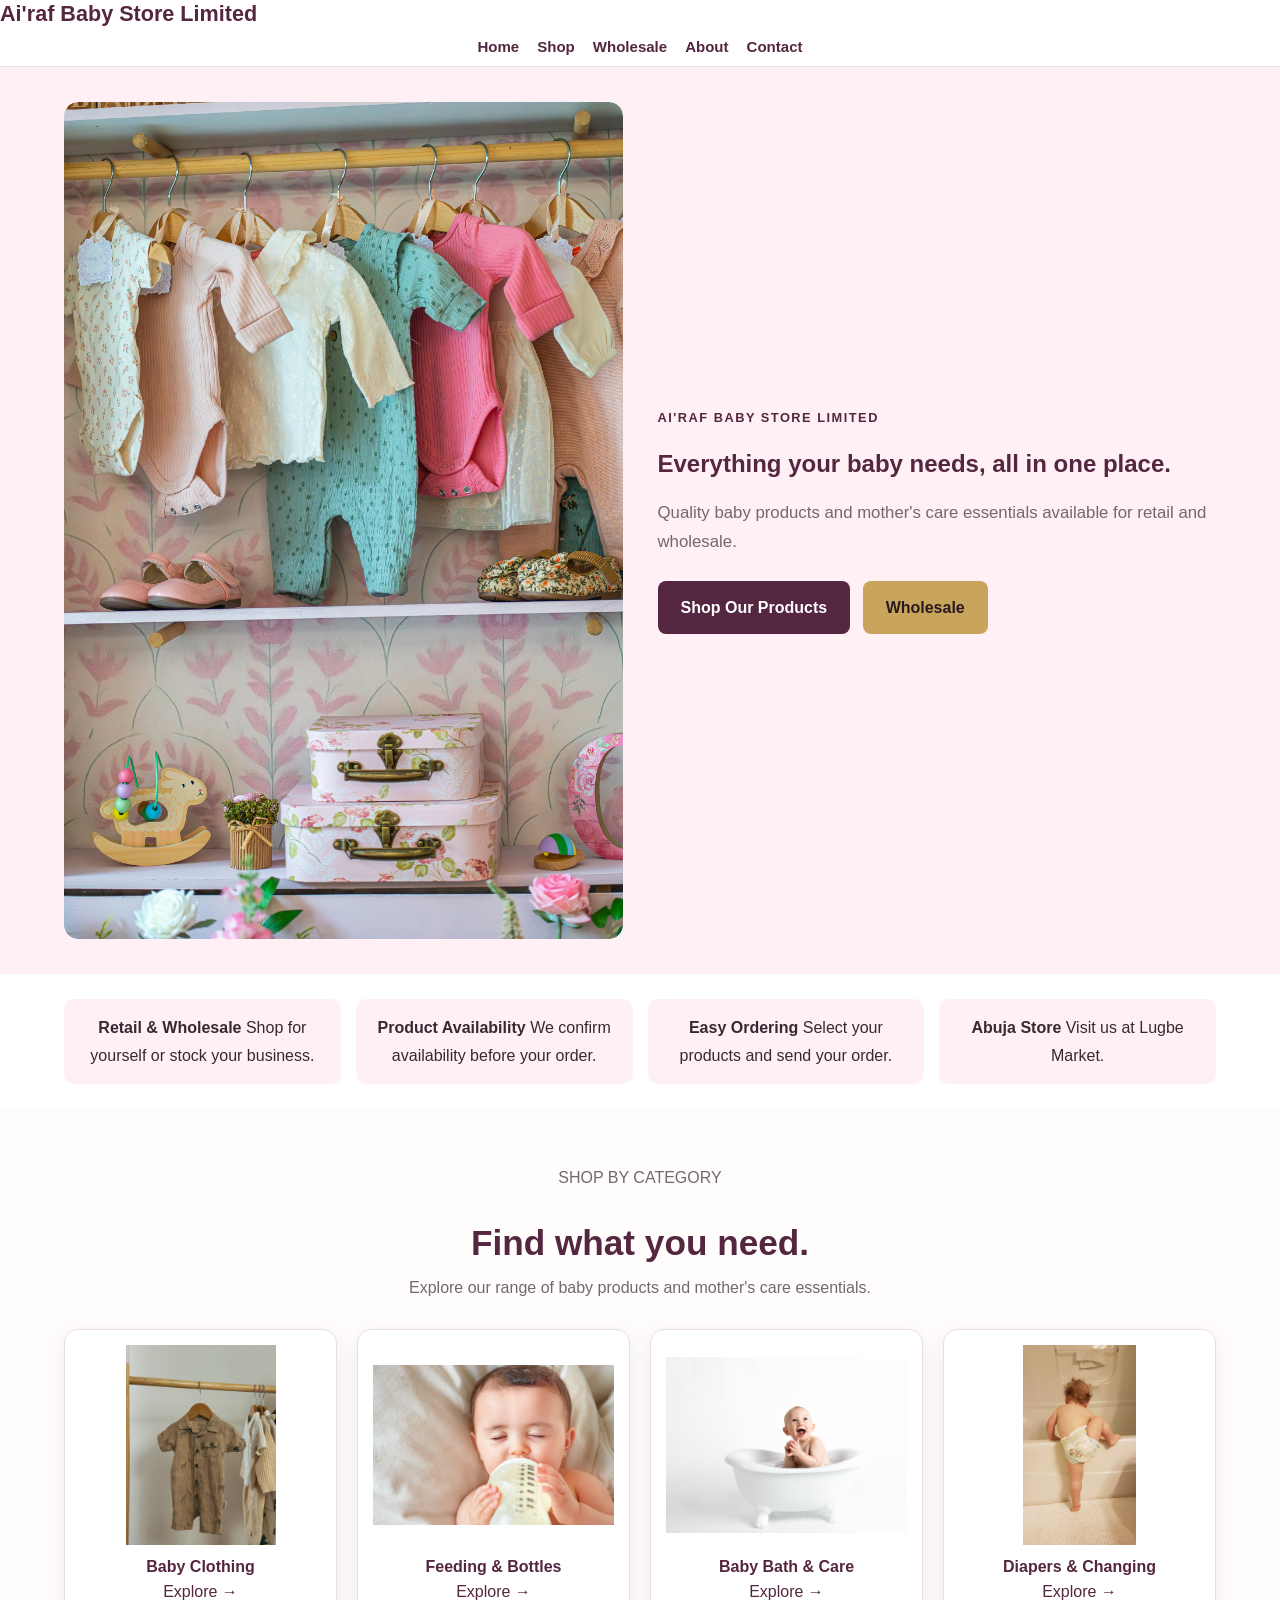
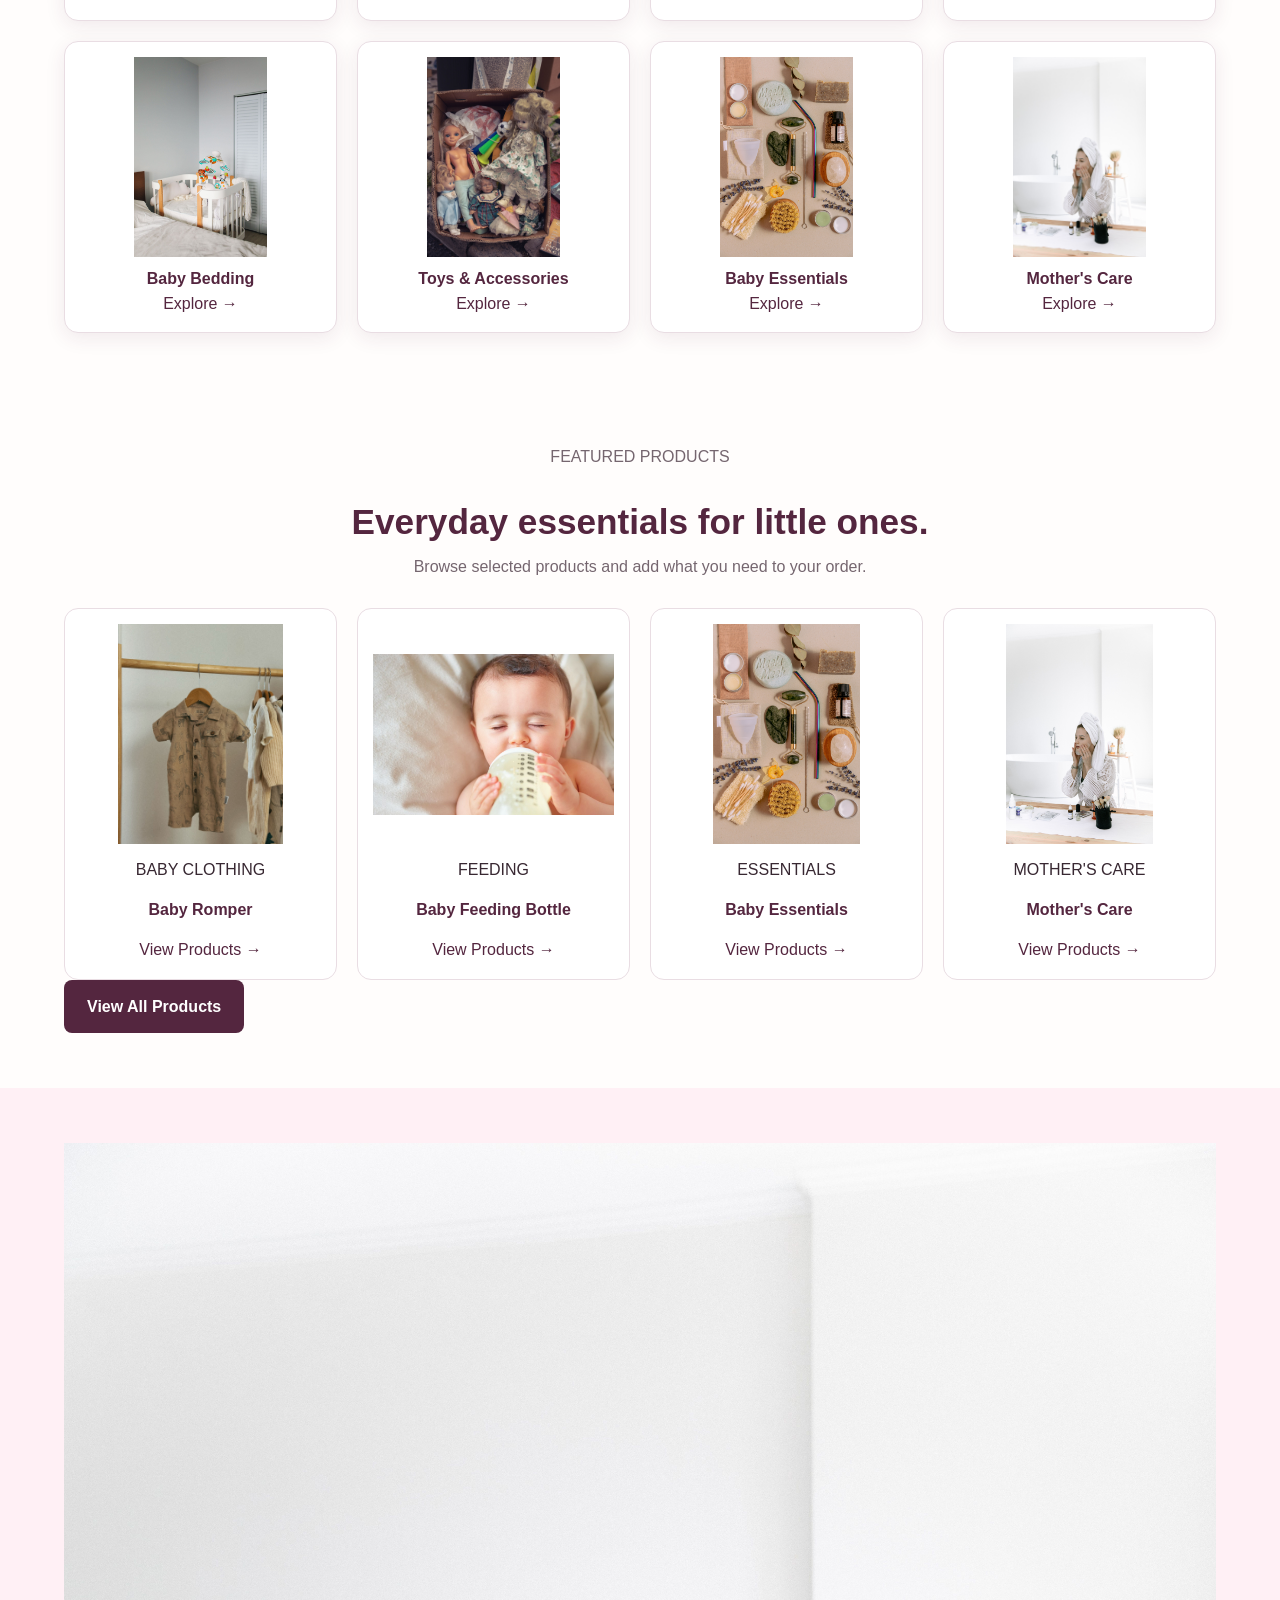
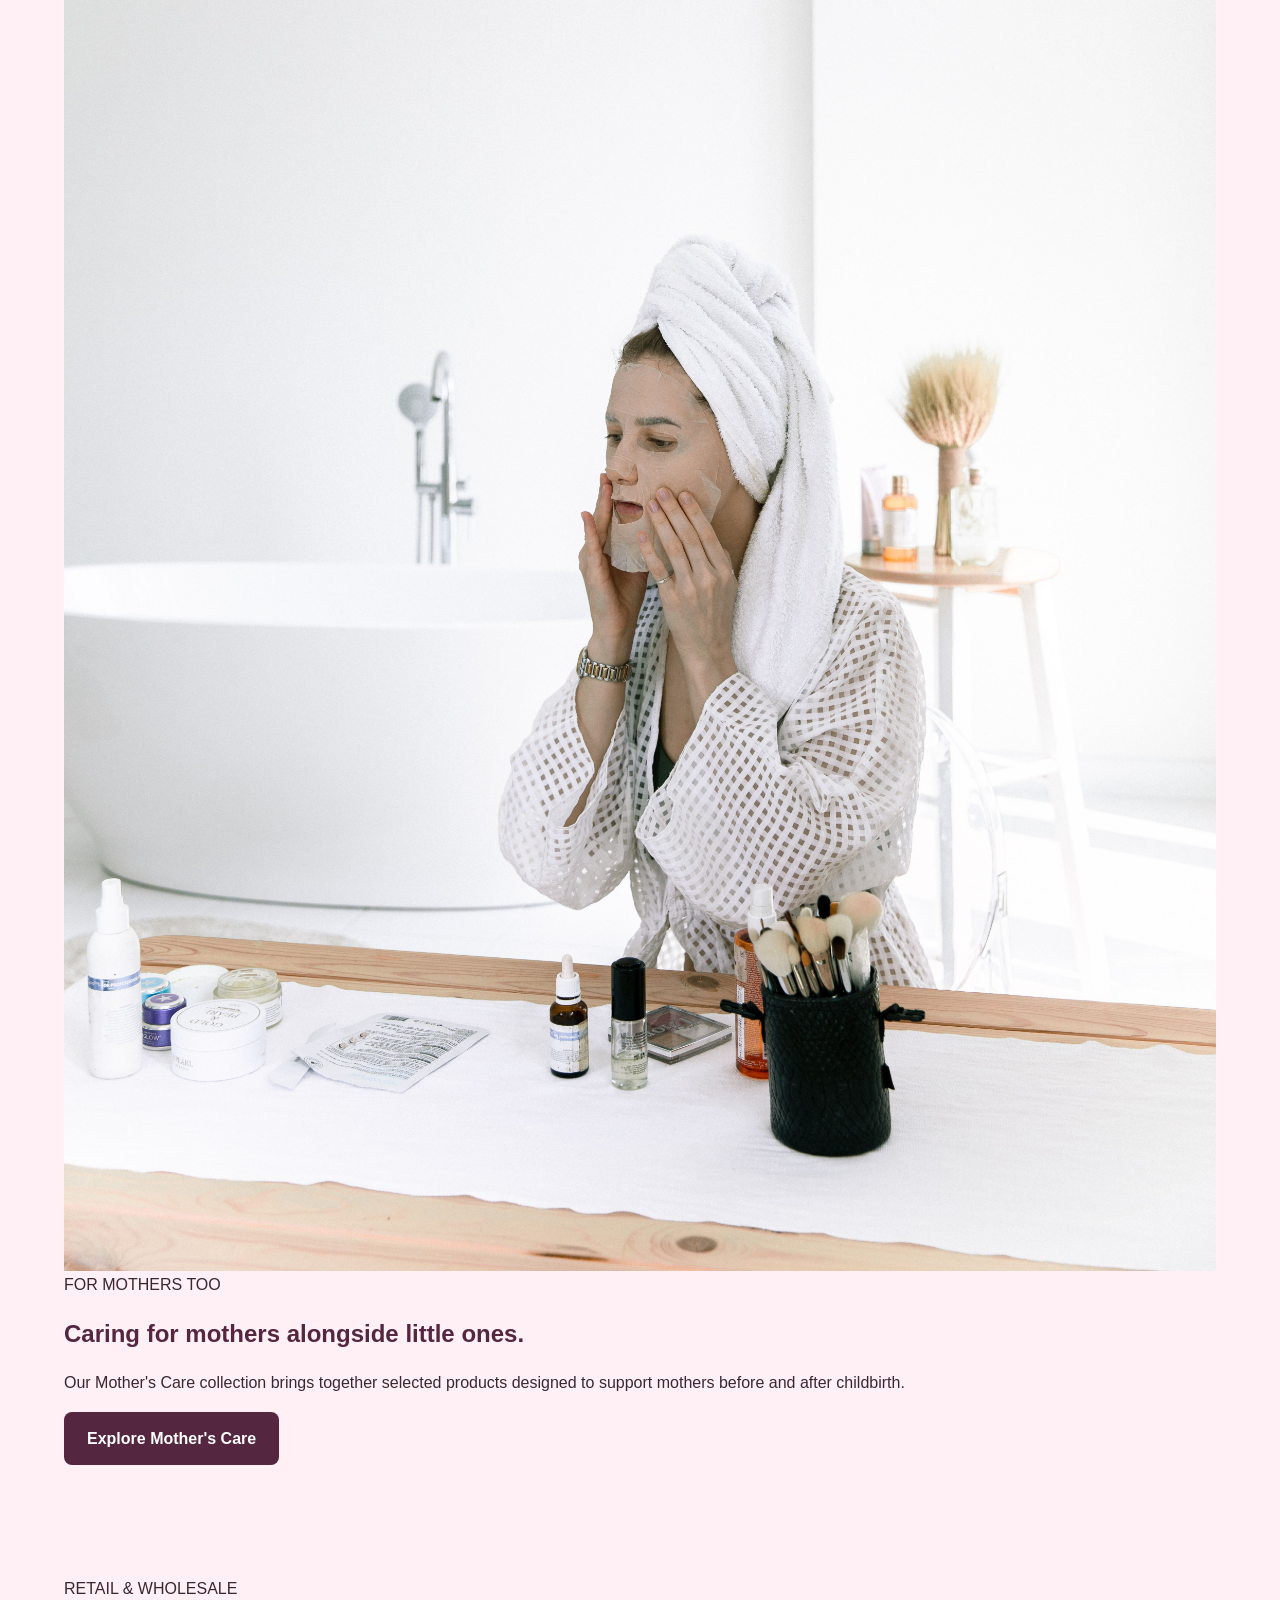
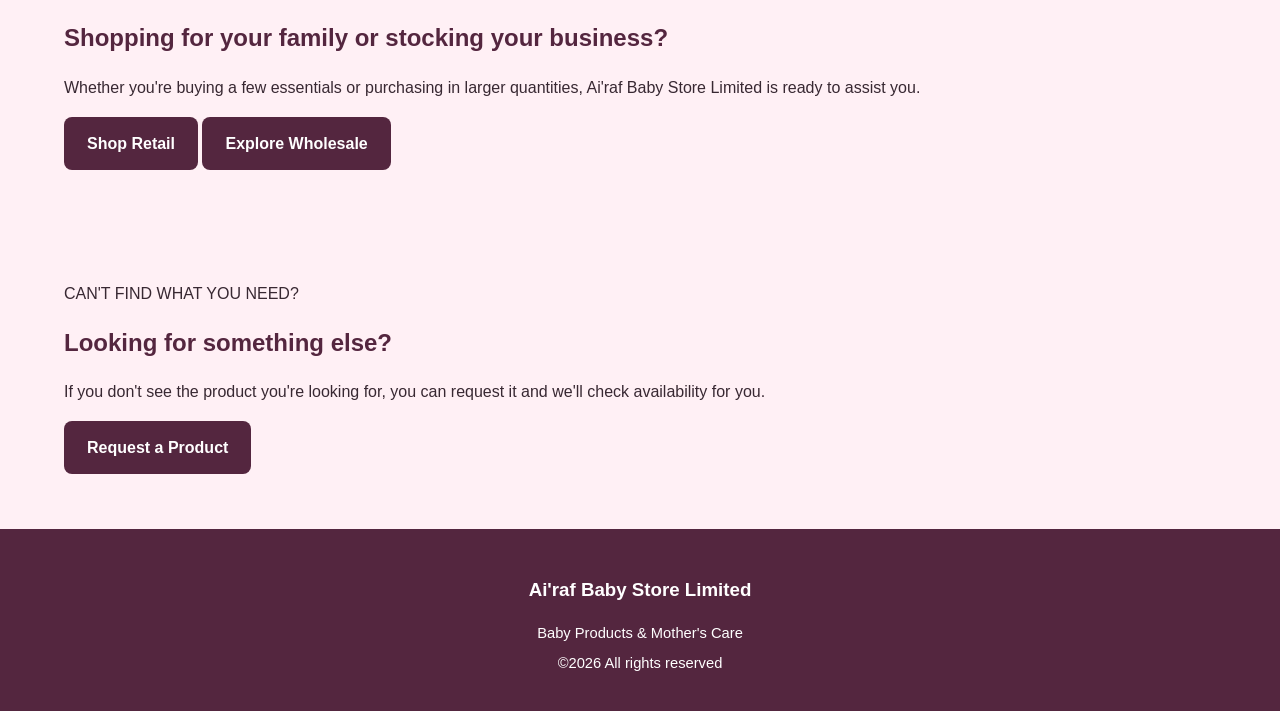
<file: index.html>
<!DOCTYPE html><html lang="en"><head><meta charset="UTF-8">

<meta name="viewport"
    content="width=device-width, initial-scale=1.0">
    <meta name="google-site-verification" content="HHQ0fYIjJ8VnW1i7wdp2__QzaE9gTuBnuzDqr8sAS94" />

<title>
    Ai'raf Baby Store Limited
</title>

<meta name="description"
    content="Ai'raf Baby Store Limited offers quality baby products and mother's care essentials for retail and wholesale in Abuja, Nigeria.">

<link rel="stylesheet"
    href="style.css">

</head><body><!-- HEADER -->

<header>

    <div class="logo">

        <h1>
            Ai'raf Baby Store Limited
        </h1>

    </div>


    <nav>

        <a href="index.html">
            Home
        </a>

        <a href="shop.html">
            Shop
        </a>

        <a href="wholesale.html">
            Wholesale
        </a>

        <a href="about.html">
            About
        </a>

        <a href="contact.html">
            Contact
        </a>

    </nav>

</header>



<main>


    <!-- HERO -->

    <section class="home-hero">

        <div class="home-hero-image">

            <img
                src="images/hero-baby-products.jpg"
                alt="Baby clothing and products">

        </div>


        <div class="home-hero-content">

            <p class="section-label">
                AI'RAF BABY STORE LIMITED
            </p>

            <h2>
                Everything your baby needs,
                all in one place.
            </h2>

            <p>
                Quality baby products and mother's care
                essentials available for retail and
                wholesale.
            </p>

            <div class="hero-actions">

                <a
                    href="shop.html"
                    class="btn primary-btn">

                    Shop Our Products

                </a>

                <a
                    href="wholesale.html"
                    class="btn secondary-btn">

                    Wholesale

                </a>

            </div>

        </div>

    </section>



    <!-- TRUST STRIP -->

    <section class="trust-strip">

        <div class="trust-item">

            <strong>
                Retail & Wholesale
            </strong>

            <span>
                Shop for yourself or stock your business.
            </span>

        </div>


        <div class="trust-item">

            <strong>
                Product Availability
            </strong>

            <span>
                We confirm availability before your order.
            </span>

        </div>


        <div class="trust-item">

            <strong>
                Easy Ordering
            </strong>

            <span>
                Select your products and send your order.
            </span>

        </div>


        <div class="trust-item">

            <strong>
                Abuja Store
            </strong>

            <span>
                Visit us at Lugbe Market.
            </span>

        </div>

    </section>



    <!-- CATEGORIES -->

    <section class="home-categories">

        <div class="home-section-heading">

            <p class="section-label">
                SHOP BY CATEGORY
            </p>

            <h2>
                Find what you need.
            </h2>

            <p>
                Explore our range of baby products and
                mother's care essentials.
            </p>

        </div>


        <div class="category-visual-grid">


            <a
                href="shop.html?category=clothing"
                class="category-visual-card">

                <img
                    src="images/baby-romper.jpg"
                    alt="Baby clothing">

                <div class="category-visual-content">

                    <h3>
                        Baby Clothing
                    </h3>

                    <span>
                        Explore →
                    </span>

                </div>

            </a>



            <a
                href="shop.html?category=feeding"
                class="category-visual-card">

                <img
                    src="images/baby-feeding-bottle.jpg"
                    alt="Baby feeding bottles">

                <div class="category-visual-content">

                    <h3>
                        Feeding & Bottles
                    </h3>

                    <span>
                        Explore →
                    </span>

                </div>

            </a>



            <a
                href="shop.html?category=bath"
                class="category-visual-card">

                <img
                    src="images/baby-bath-care-set.jpg"
                    alt="Baby bath and care products">

                <div class="category-visual-content">

                    <h3>
                        Baby Bath & Care
                    </h3>

                    <span>
                        Explore →
                    </span>

                </div>

            </a>



            <a
                href="shop.html?category=diapers"
                class="category-visual-card">

                <img
                    src="images/baby-diapers.jpg"
                    alt="Baby diapers">

                <div class="category-visual-content">

                    <h3>
                        Diapers & Changing
                    </h3>

                    <span>
                        Explore →
                    </span>

                </div>

            </a>



            <a
                href="shop.html?category=bedding"
                class="category-visual-card">

                <img
                    src="images/baby-bedding-set.jpg"
                    alt="Baby bedding">

                <div class="category-visual-content">

                    <h3>
                        Baby Bedding
                    </h3>

                    <span>
                        Explore →
                    </span>

                </div>

            </a>



            <a
                href="shop.html?category=toys"
                class="category-visual-card">

                <img
                    src="images/baby-toy.jpg"
                    alt="Baby toys">

                <div class="category-visual-content">

                    <h3>
                        Toys & Accessories
                    </h3>

                    <span>
                        Explore →
                    </span>

                </div>

            </a>



            <a
                href="shop.html?category=essentials"
                class="category-visual-card">

                <img
                    src="images/baby-essentials-set.jpg"
                    alt="Baby essentials">

                <div class="category-visual-content">

                    <h3>
                        Baby Essentials
                    </h3>

                    <span>
                        Explore →
                    </span>

                </div>

            </a>



            <a
                href="shop.html?category=mother"
                class="category-visual-card">

                <img
                    src="images/mothers-care.jpg"
                    alt="Mother's care products">

                <div class="category-visual-content">

                    <h3>
                        Mother's Care
                    </h3>

                    <span>
                        Explore →
                    </span>

                </div>

            </a>


        </div>

    </section>



    <!-- FEATURED PRODUCTS -->

    <section class="home-products">

        <div class="home-section-heading">

            <p class="section-label">
                FEATURED PRODUCTS
            </p>

            <h2>
                Everyday essentials for little ones.
            </h2>

            <p>
                Browse selected products and add what
                you need to your order.
            </p>

        </div>


        <div class="featured-product-grid">


            <div class="featured-product">

                <div class="featured-product-image">

                    <img
                        src="images/baby-romper.jpg"
                        alt="Baby Romper">

                </div>

                <div class="featured-product-info">

                    <span>
                        BABY CLOTHING
                    </span>

                    <h3>
                        Baby Romper
                    </h3>

                    <a
                        href="shop.html?category=clothing">

                        View Products →

                    </a>

                </div>

            </div>



            <div class="featured-product">

                <div class="featured-product-image">

                    <img
                        src="images/baby-feeding-bottle.jpg"
                        alt="Baby Feeding Bottle">

                </div>

                <div class="featured-product-info">

                    <span>
                        FEEDING
                    </span>

                    <h3>
                        Baby Feeding Bottle
                    </h3>

                    <a
                        href="shop.html?category=feeding">

                        View Products →

                    </a>

                </div>

            </div>



            <div class="featured-product">

                <div class="featured-product-image">

                    <img
                        src="images/baby-essentials-set.jpg"
                        alt="Baby Essentials">

                </div>

                <div class="featured-product-info">

                    <span>
                        ESSENTIALS
                    </span>

                    <h3>
                        Baby Essentials
                    </h3>

                    <a
                        href="shop.html?category=essentials">

                        View Products →

                    </a>

                </div>

            </div>



            <div class="featured-product">

                <div class="featured-product-image">

                    <img
                        src="images/mothers-care.jpg"
                        alt="Mother's Care">

                </div>

                <div class="featured-product-info">

                    <span>
                        MOTHER'S CARE
                    </span>

                    <h3>
                        Mother's Care
                    </h3>

                    <a
                        href="shop.html?category=mother">

                        View Products →

                    </a>

                </div>

            </div>


        </div>


        <div class="home-products-button">

            <a
                href="shop.html"
                class="btn primary-btn">

                View All Products

            </a>

        </div>

    </section>



    <!-- MOTHER'S CARE FEATURE -->

    <section class="mother-feature">

        <div class="mother-feature-image">

            <img
                src="images/mothers-care.jpg"
                alt="Mother's care products">

        </div>


        <div class="mother-feature-content">

            <p class="section-label">
                FOR MOTHERS TOO
            </p>

            <h2>
                Caring for mothers
                alongside little ones.
            </h2>

            <p>
                Our Mother's Care collection brings
                together selected products designed to
                support mothers before and after childbirth.
            </p>

            <a
                href="shop.html?category=mother"
                class="btn primary-btn">

                Explore Mother's Care

            </a>

        </div>

    </section>



    <!-- RETAIL & WHOLESALE -->

    <section class="home-business">

        <div class="home-business-content">

            <p class="section-label">
                RETAIL & WHOLESALE
            </p>

            <h2>
                Shopping for your family
                or stocking your business?
            </h2>

            <p>
                Whether you're buying a few essentials
                or purchasing in larger quantities, Ai'raf
                Baby Store Limited is ready to assist you.
            </p>


            <div class="business-actions">

                <a
                    href="shop.html"
                    class="btn primary-btn">

                    Shop Retail

                </a>


                <a
                    href="wholesale.html"
                    class="btn secondary-btn">

                    Explore Wholesale

                </a>

            </div>

        </div>

    </section>



    <!-- REQUEST PRODUCT -->

    <section class="home-request">

        <div class="home-request-content">

            <p class="section-label">
                CAN'T FIND WHAT YOU NEED?
            </p>

            <h2>
                Looking for something else?
            </h2>

            <p>
                If you don't see the product you're
                looking for, you can request it and
                we'll check availability for you.
            </p>

            <a
                href="shop.html"
                class="btn primary-btn">

                Request a Product

            </a>

        </div>

    </section>


</main>



<!-- FOOTER -->

<footer>

    <div class="footer-brand">

        <h3>
            Ai'raf Baby Store Limited
        </h3>

        <p>
            Baby Products & Mother's Care
        </p>

    </div>


    <p class="copyright">
        ©2026 All rights reserved
    </p>

</footer>

</body></html>
</file>
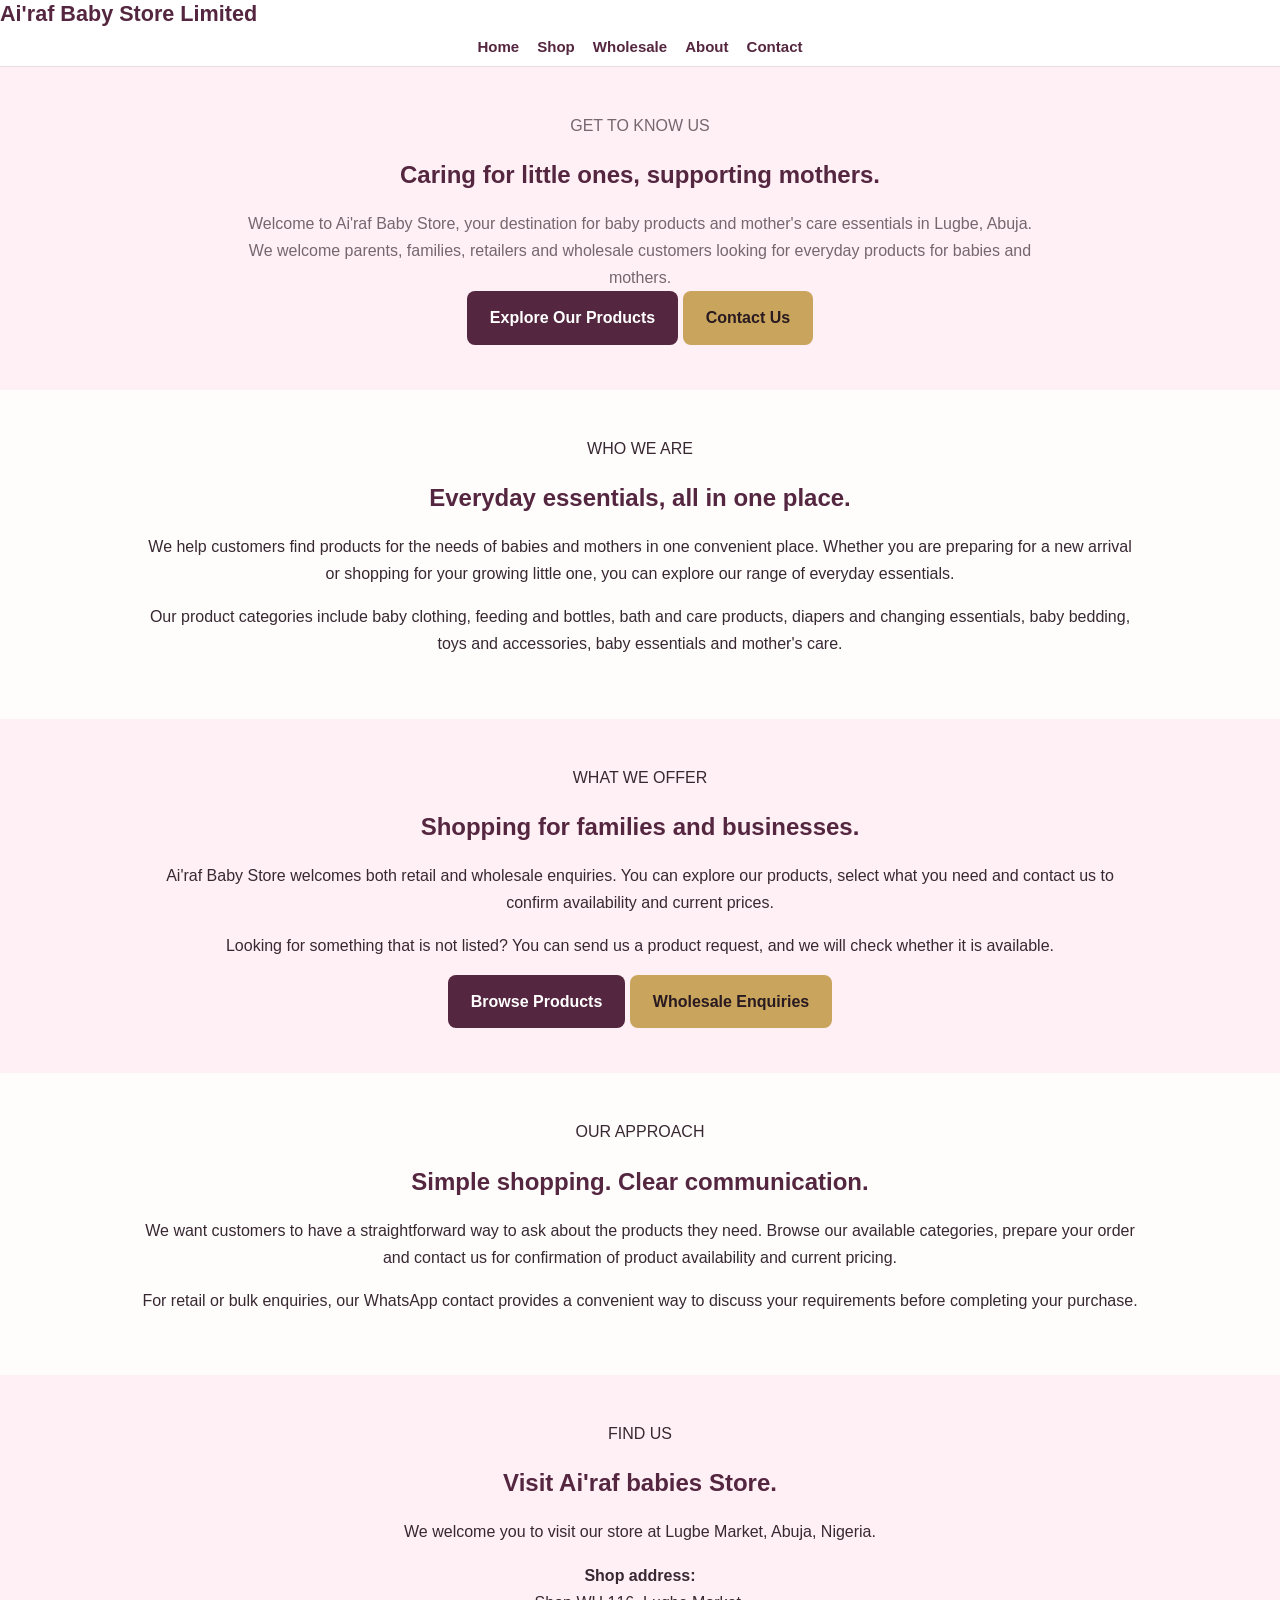
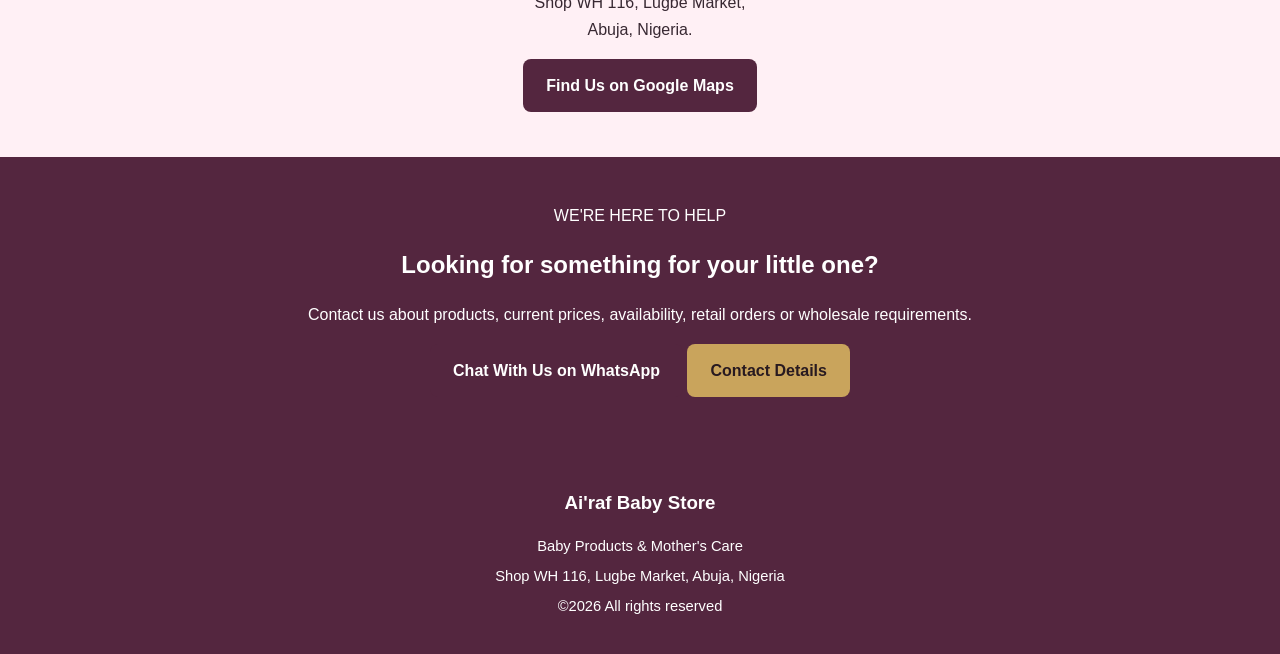
<file: about.html>
<!DOCTYPE html>
<html lang="en">

<head>
    <meta charset="UTF-8">
    <meta name="viewport" content="width=device-width, initial-scale=1.0">

    <title>About Ai'raf Baby Store | Baby Products in Lugbe, Abuja</title>

    <meta name="description"
        content="Get to know Ai'raf Baby Store in Lugbe Market, Abuja. Explore baby clothing, feeding essentials, bath and care products, bedding, toys and mother's care. Retail and wholesale enquiries welcome.">

    <meta name="theme-color" content="#54263F">

    <link rel="stylesheet" href="style.css">
</head>

<body>

    <!-- HEADER -->

    <header>
        <div class="logo">
            <h1>Ai'raf Baby Store Limited</h1>
        </div>

        <nav>
            <a href="index.html">Home</a>
            <a href="shop.html">Shop</a>
            <a href="wholesale.html">Wholesale</a>
            <a href="about.html" aria-current="page">About</a>
            <a href="contact.html">Contact</a>
        </nav>
    </header>


    <main>

        <!-- ABOUT HERO -->

        <section class="about-hero">

            <div class="about-content">

                <p class="section-label">
                    GET TO KNOW US
                </p>

                <h2>
                    Caring for little ones,
                    supporting mothers.
                </h2>

                <p>
                    Welcome to Ai'raf Baby Store, your destination
                    for baby products and mother's care essentials
                    in Lugbe, Abuja.
                </p>

                <p>
                    We welcome parents, families, retailers and
                    wholesale customers looking for everyday
                    products for babies and mothers.
                </p>

                <div class="hero-actions">
                    <a href="shop.html" class="btn primary-btn">
                        Explore Our Products
                    </a>

                    <a href="contact.html" class="btn secondary-btn">
                        Contact Us
                    </a>
                </div>

            </div>

        </section>


        <!-- WHO WE ARE -->

        <section class="about-section">

            <div class="about-section-content">

                <p class="section-label">
                    WHO WE ARE
                </p>

                <h2>
                    Everyday essentials,
                    all in one place.
                </h2>

                <p>
                    We help customers find products for the needs
                    of babies and mothers in one convenient place.
                    Whether you are preparing for a new arrival
                    or shopping for your growing little one, you
                    can explore our range of everyday essentials.
                </p>

                <p>
                    Our product categories include baby clothing,
                    feeding and bottles, bath and care products,
                    diapers and changing essentials, baby bedding,
                    toys and accessories, baby essentials and
                    mother's care.
                </p>

            </div>

        </section>


        <!-- WHAT WE OFFER -->

        <section class="about-business">

            <div class="about-business-content">

                <p class="section-label">
                    WHAT WE OFFER
                </p>

                <h2>
                    Shopping for families and businesses.
                </h2>

                <p>
                    Ai'raf Baby Store welcomes both retail and
                    wholesale enquiries. You can explore our
                    products, select what you need and contact
                    us to confirm availability and current prices.
                </p>

                <p>
                    Looking for something that is not listed?
                    You can send us a product request, and we
                    will check whether it is available.
                </p>

                <div class="hero-actions">
                    <a href="shop.html" class="btn primary-btn">
                        Browse Products
                    </a>

                    <a href="wholesale.html" class="btn secondary-btn">
                        Wholesale Enquiries
                    </a>
                </div>

            </div>

        </section>


        <!-- OUR APPROACH -->

        <section class="about-promise">

            <div class="about-section-content">

                <p class="section-label">
                    OUR APPROACH
                </p>

                <h2>
                    Simple shopping. Clear communication.
                </h2>

                <p>
                    We want customers to have a straightforward
                    way to ask about the products they need.
                    Browse our available categories, prepare
                    your order and contact us for confirmation
                    of product availability and current pricing.
                </p>

                <p>
                    For retail or bulk enquiries, our WhatsApp
                    contact provides a convenient way to discuss
                    your requirements before completing your
                    purchase.
                </p>

            </div>

        </section>


        <!-- VISIT OUR STORE -->

        <section class="about-visit">

            <div class="about-visit-content">

                <p class="section-label">
                    FIND US
                </p>

                <h2>
                    Visit Ai'raf babies Store.
                </h2>

                <p>
                    We welcome you to visit our store at
                    Lugbe Market, Abuja, Nigeria.
                </p>

                <p>
                    <strong>Shop address:</strong><br>
                    Shop WH 116, Lugbe Market,<br>
                    Abuja, Nigeria.
                </p>

                <a
                    href="https://www.google.com/maps/search/?api=1&query=Shop+WH+116+Lugbe+Market+Abuja+Nigeria"
                    class="btn secondary-btn"
                    target="_blank"
                    rel="noopener noreferrer">

                    Find Us on Google Maps

                </a>

            </div>

        </section>


        <!-- CONTACT CTA -->

        <section class="about-contact-cta">

            <div class="about-contact-content">

                <p class="section-label">
                    WE'RE HERE TO HELP
                </p>

                <h2>
                    Looking for something for your little one?
                </h2>

                <p>
                    Contact us about products, current prices,
                    availability, retail orders or wholesale
                    requirements.
                </p>

                <div class="hero-actions">

                    <a
                        href="https://wa.me/2347033004900"
                        class="btn primary-btn"
                        target="_blank"
                        rel="noopener noreferrer">

                        Chat With Us on WhatsApp

                    </a>

                    <a href="contact.html"
                        class="btn secondary-btn">

                        Contact Details

                    </a>

                </div>

            </div>

        </section>

    </main>


    <!-- FOOTER -->

    <footer>

        <div class="footer-brand">

            <h3>Ai'raf Baby Store</h3>

            <p>Baby Products &amp; Mother's Care</p>

            <p>
                Shop WH 116, Lugbe Market, Abuja, Nigeria
            </p>

        </div>

        <p class="copyright">
            ©2026 All rights reserved
        </p>

    </footer>

</body>
</html>
</file>
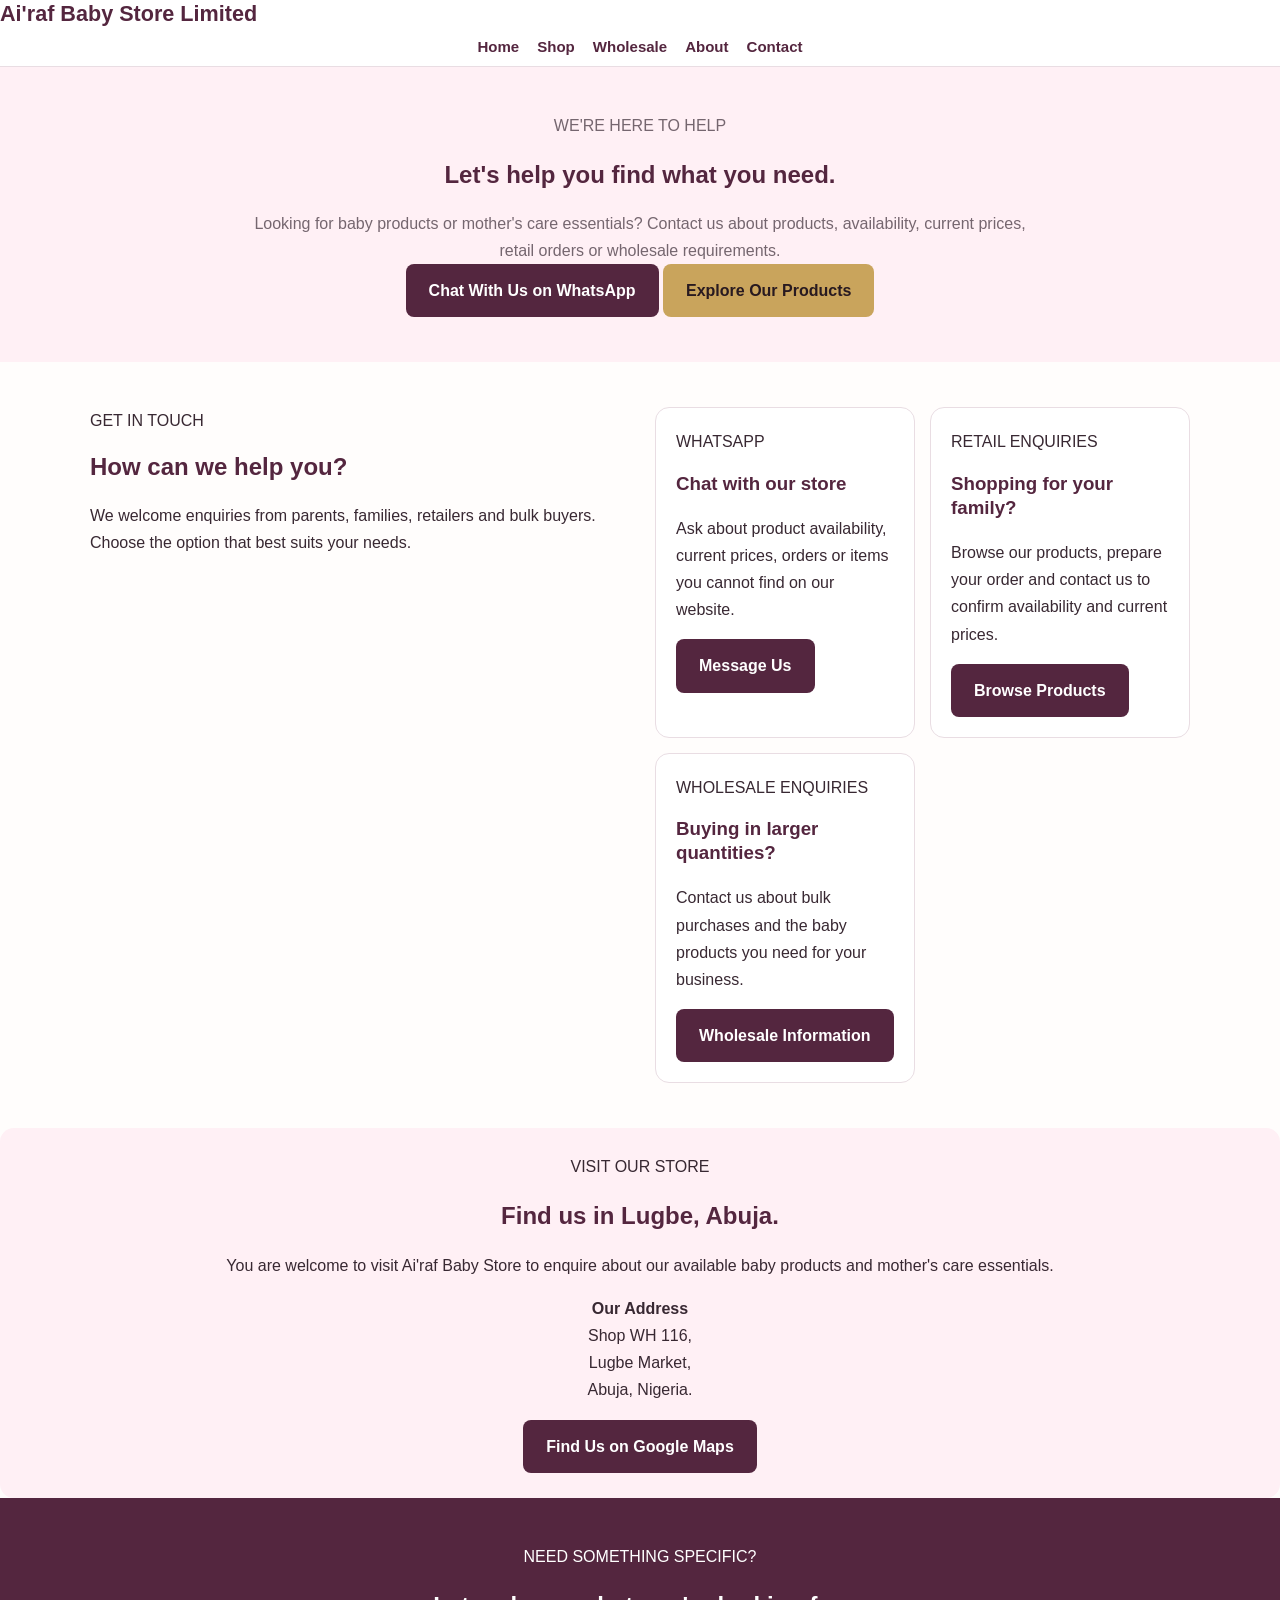
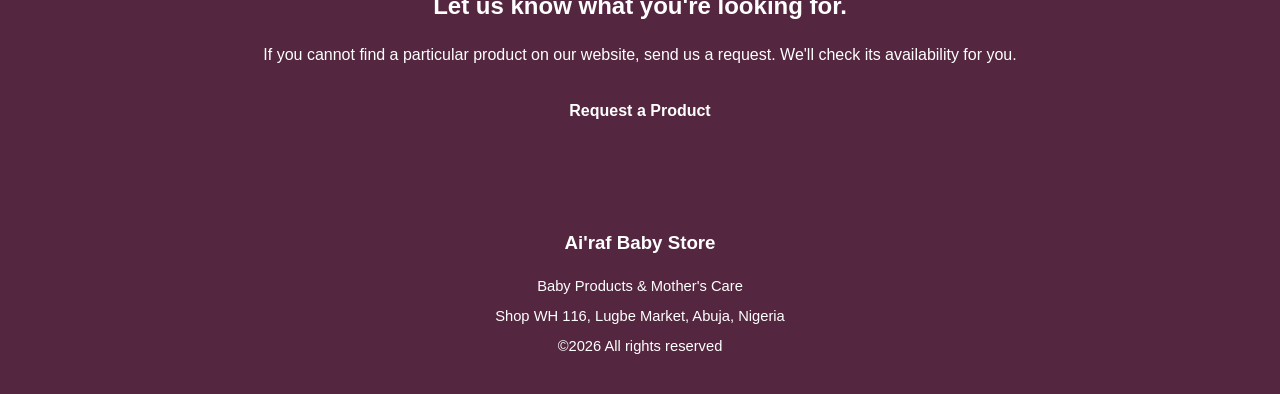
<file: contact.html>
<!DOCTYPE html>
<html lang="en">

<head>
    <meta charset="UTF-8">

    <meta name="viewport"
        content="width=device-width, initial-scale=1.0">

    <title>Contact Ai'raf Baby Store | Lugbe Market, Abuja</title>

    <meta name="description"
        content="Contact Ai'raf Baby Store in Lugbe Market, Abuja, for baby products, mother's care essentials, retail orders and wholesale enquiries. Chat with us on WhatsApp.">

    <meta name="theme-color" content="#54263F">

    <link rel="stylesheet" href="style.css">
</head>

<body>

    <!-- HEADER -->

    <header>

        <div class="logo">
            <h1>Ai'raf Baby Store Limited</h1>
        </div>

        <nav>
            <a href="index.html">Home</a>
            <a href="shop.html">Shop</a>
            <a href="wholesale.html">Wholesale</a>
            <a href="about.html">About</a>
            <a href="contact.html" aria-current="page">Contact</a>
        </nav>

    </header>


    <main>

        <!-- CONTACT HERO -->

        <section class="contact-hero">

            <div class="contact-content">

                <p class="section-label">
                    WE'RE HERE TO HELP
                </p>

                <h2>
                    Let's help you find what you need.
                </h2>

                <p>
                    Looking for baby products or mother's care
                    essentials? Contact us about products,
                    availability, current prices, retail orders
                    or wholesale requirements.
                </p>

                <div class="hero-actions">

                    <a
                        href="https://wa.me/2347033004900"
                        class="btn primary-btn"
                        target="_blank"
                        rel="noopener noreferrer">

                        Chat With Us on WhatsApp

                    </a>

                    <a href="shop.html"
                        class="btn secondary-btn">

                        Explore Our Products

                    </a>

                </div>

            </div>

        </section>


        <!-- CONTACT OPTIONS -->

        <section class="contact-section">

            <div class="contact-main">

                <div class="contact-info">

                    <p class="section-label">
                        GET IN TOUCH
                    </p>

                    <h2>
                        How can we help you?
                    </h2>

                    <p>
                        We welcome enquiries from parents,
                        families, retailers and bulk buyers.
                        Choose the option that best suits your needs.
                    </p>

                </div>


                <div class="contact-cards">

                    <!-- WHATSAPP -->

                    <div class="contact-card">

                        <p class="section-label">
                            WHATSAPP
                        </p>

                        <h3>
                            Chat with our store
                        </h3>

                        <p>
                            Ask about product availability,
                            current prices, orders or items
                            you cannot find on our website.
                        </p>

                        <a
                            href="https://wa.me/2347033004900"
                            class="btn primary-btn"
                            target="_blank"
                            rel="noopener noreferrer">

                            Message Us

                        </a>

                    </div>


                    <!-- RETAIL -->

                    <div class="contact-card">

                        <p class="section-label">
                            RETAIL ENQUIRIES
                        </p>

                        <h3>
                            Shopping for your family?
                        </h3>

                        <p>
                            Browse our products, prepare your
                            order and contact us to confirm
                            availability and current prices.
                        </p>

                        <a href="shop.html"
                            class="btn secondary-btn">

                            Browse Products

                        </a>

                    </div>


                    <!-- WHOLESALE -->

                    <div class="contact-card">

                        <p class="section-label">
                            WHOLESALE ENQUIRIES
                        </p>

                        <h3>
                            Buying in larger quantities?
                        </h3>

                        <p>
                            Contact us about bulk purchases
                            and the baby products you need
                            for your business.
                        </p>

                        <a href="wholesale.html"
                            class="btn secondary-btn">

                            Wholesale Information

                        </a>

                    </div>

                </div>

            </div>

        </section>


        <!-- STORE LOCATION -->

        <section class="contact-help">

            <div class="contact-help-content">

                <p class="section-label">
                    VISIT OUR STORE
                </p>

                <h2>
                    Find us in Lugbe, Abuja.
                </h2>

                <p>
                    You are welcome to visit Ai'raf Baby Store
                    to enquire about our available baby products
                    and mother's care essentials.
                </p>

                <p class="store-address">

                    <strong>Our Address</strong><br>

                    Shop WH 116,<br>
                    Lugbe Market,<br>
                    Abuja, Nigeria.

                </p>

                <a
                    href="https://www.google.com/maps/search/?api=1&amp;query=Shop+WH+116+Lugbe+Market+Abuja+Nigeria"
                    class="btn primary-btn"
                    target="_blank"
                    rel="noopener noreferrer">

                    Find Us on Google Maps

                </a>

            </div>

        </section>


        <!-- FINAL CTA -->

        <section class="contact-final-cta">

            <div class="contact-final-content">

                <p class="section-label">
                    NEED SOMETHING SPECIFIC?
                </p>

                <h2>
                    Let us know what you're looking for.
                </h2>

                <p>
                    If you cannot find a particular product
                    on our website, send us a request. We'll
                    check its availability for you.
                </p>

                <a href="shop.html"
                    class="btn primary-btn">

                    Request a Product

                </a>

            </div>

        </section>

    </main>


    <!-- FOOTER -->

    <footer>

        <div class="footer-brand">

            <h3>
                Ai'raf Baby Store
            </h3>

            <p>
                Baby Products &amp; Mother's Care
            </p>

            <p>
                Shop WH 116, Lugbe Market, Abuja, Nigeria
            </p>

        </div>

        <p class="copyright">
            ©2026 All rights reserved
        </p>

    </footer>

</body>

</html>
</file>
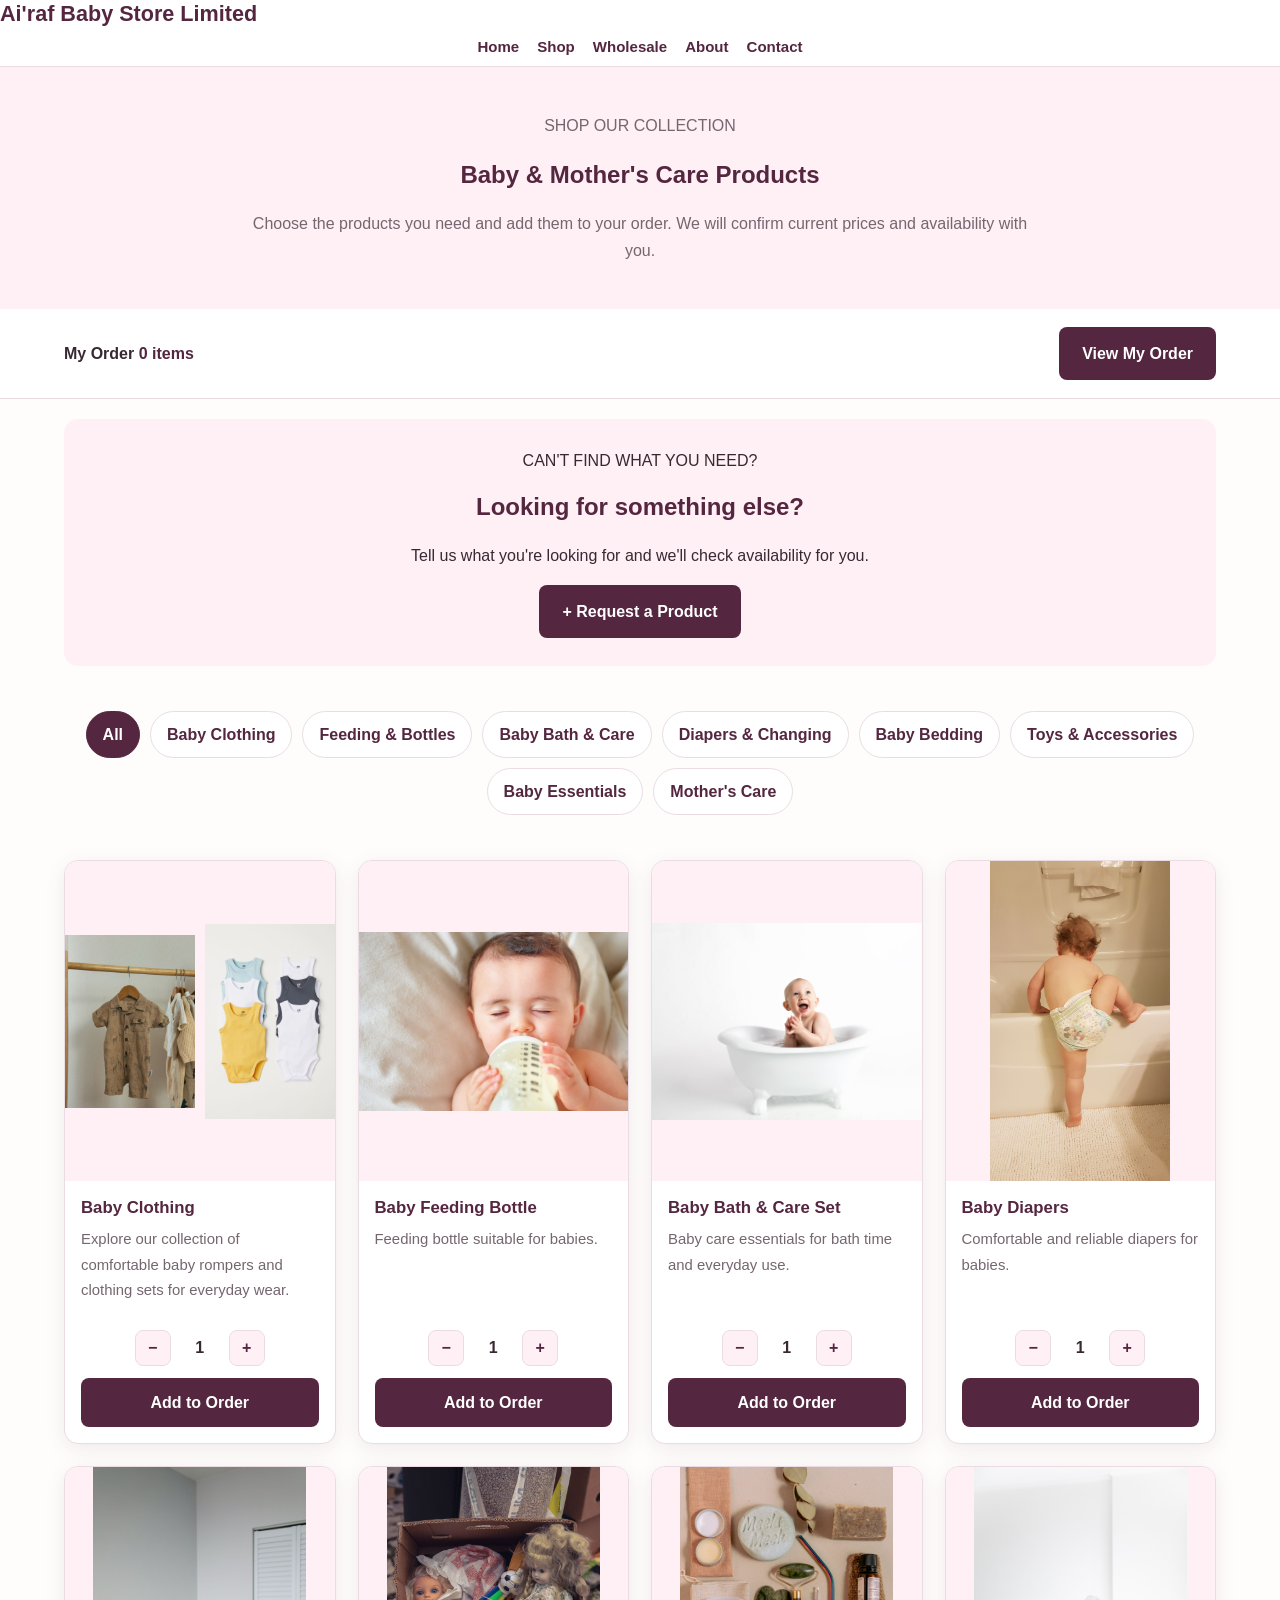
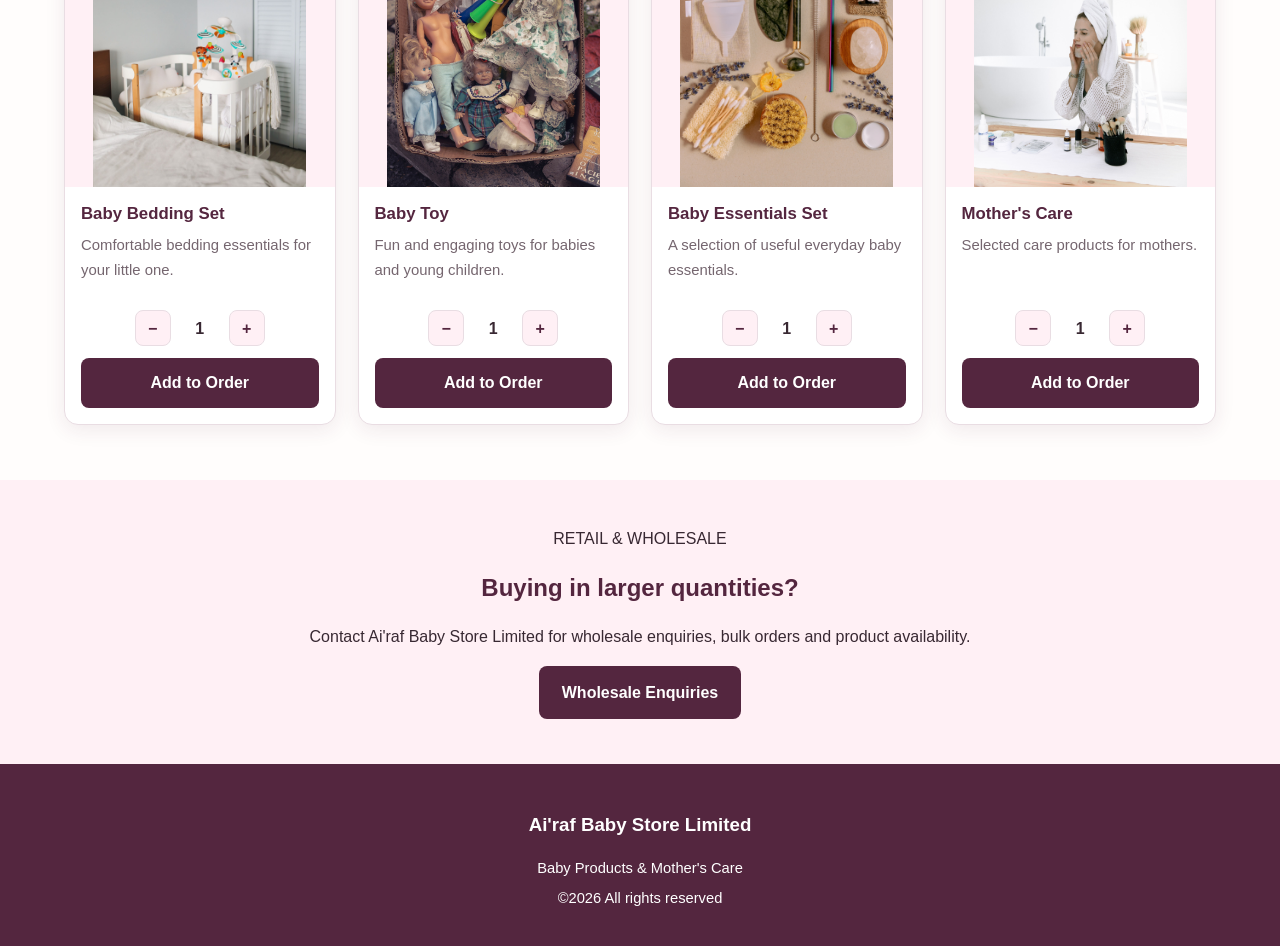
<file: shop.html>
<!DOCTYPE html>
<html lang="en">

<head>
    <meta charset="UTF-8">
    <meta name="viewport" content="width=device-width, initial-scale=1.0">

    <title>Shop - Ai'raf Baby Store Limited</title>

    <link rel="stylesheet" href="style.css">
</head>

<body>

    <!-- HEADER -->

    <header>

        <div class="logo">
            <h1>Ai'raf Baby Store Limited</h1>
        </div>

        <nav>
            <a href="index.html">Home</a>
            <a href="shop.html">Shop</a>
            <a href="wholesale.html">Wholesale</a>
            <a href="about.html">About</a>
            <a href="contact.html">Contact</a>
        </nav>

    </header>


    <main>

        <!-- SHOP INTRO -->

        <section class="shop-intro">

            <p class="section-label">
                SHOP OUR COLLECTION
            </p>

            <h2>
                Baby & Mother's Care Products
            </h2>

            <p>
                Choose the products you need and add them to your order.
                We will confirm current prices and availability with you.
            </p>

        </section>


        <!-- ORDER BAR -->

        <section class="order-bar">

            <div>
                <strong>My Order</strong>
                <span id="cart-count">0 items</span>
            </div>

            <button id="view-order-btn" class="btn primary-btn">
                View My Order
            </button>

        </section>

<!-- REQUEST A PRODUCT -->

<section class="product-request">

    <div class="product-request-content">

        <p class="section-label">
            CAN'T FIND WHAT YOU NEED?
        </p>

        <h2>
            Looking for something else?
        </h2>

        <p>
            Tell us what you're looking for and we'll check
            availability for you.
        </p>

        <button id="request-product-btn" class="btn secondary-btn">
            + Request a Product
        </button>

    </div>

</section>


        <!-- CATEGORY FILTERS -->

        <section class="shop-categories">

            <button class="category-filter active" data-filter="all">
                All
            </button>

            <button class="category-filter" data-filter="clothing">
                Baby Clothing
            </button>

            <button class="category-filter" data-filter="feeding">
                Feeding & Bottles
            </button>

            <button class="category-filter" data-filter="bath">
                Baby Bath & Care
            </button>

            <button class="category-filter" data-filter="diapers">
                Diapers & Changing
            </button>

            <button class="category-filter" data-filter="bedding">
                Baby Bedding
            </button>

            <button class="category-filter" data-filter="toys">
                Toys & Accessories
            </button>

            <button class="category-filter" data-filter="essentials">
                Baby Essentials
            </button>

            <button class="category-filter" data-filter="mother">
                Mother's Care
            </button>

        </section>


        <!-- PRODUCTS -->

        <section class="products-section">

            <div class="product-grid">


<!-- 1. BABY CLOTHING -->

<article class="product-card" data-category="clothing">

    <div class="product-image clothing-images">

        <img
            src="images/baby-romper.jpg"
            alt="Baby Romper"
            loading="lazy">

        <img
            src="images/baby-clothes-set.jpg"
            alt="Baby Clothes Set"
            loading="lazy">

    </div>

    <div class="product-info">

        <h3>
            Baby Clothing
        </h3>

        <p>
            Explore our collection of comfortable baby rompers
            and clothing sets for everyday wear.
        </p>

        <div class="product-actions">

            <div class="quantity-control">

                <button class="quantity-minus">
                    −
                </button>

                <span class="quantity">1</span>

                <button class="quantity-plus">
                    +
                </button>

            </div>

            <button
                class="add-order-btn"
                data-product="Baby Clothing">

                Add to Order

            </button>

        </div>

    </div>

</article>


                <!-- 2. FEEDING BOTTLE -->

                <article class="product-card" data-category="feeding">

                    <div class="product-image">

                        <img
                            src="images/baby-feeding-bottle.jpg"
                            alt="Baby Feeding Bottle">

                    </div>

                    <div class="product-info">

                        <h3>
                            Baby Feeding Bottle
                        </h3>

                        <p>
                            Feeding bottle suitable for babies.
                        </p>

                        <div class="product-actions">

                            <div class="quantity-control">

                                <button class="quantity-minus">
                                    −
                                </button>

                                <span class="quantity">1</span>

                                <button class="quantity-plus">
                                    +
                                </button>

                            </div>

                            <button
                                class="add-order-btn"
                                data-product="Baby Feeding Bottle">

                                Add to Order

                            </button>

                        </div>

                    </div>

                </article>


                <!-- 3. BABY BATH & CARE -->

                <article class="product-card" data-category="bath">

                    <div class="product-image">

                        <img
                            src="images/baby-bath-care-set.jpg"
                            alt="Baby Bath and Care Set">

                    </div>

                    <div class="product-info">

                        <h3>
                            Baby Bath & Care Set
                        </h3>

                        <p>
                            Baby care essentials for bath time and everyday use.
                        </p>

                        <div class="product-actions">

                            <div class="quantity-control">

                                <button class="quantity-minus">
                                    −
                                </button>

                                <span class="quantity">1</span>

                                <button class="quantity-plus">
                                    +
                                </button>

                            </div>

                            <button
                                class="add-order-btn"
                                data-product="Baby Bath & Care Set">

                                Add to Order

                            </button>

                        </div>

                    </div>

                </article>


                <!-- 4. BABY DIAPERS -->

                <article class="product-card" data-category="diapers">

                    <div class="product-image">

                        <img
                            src="images/baby-diapers.jpg"
                            alt="Baby Diapers">

                    </div>

                    <div class="product-info">

                        <h3>
                            Baby Diapers
                        </h3>

                        <p>
                            Comfortable and reliable diapers for babies.
                        </p>

                        <div class="product-actions">

                            <div class="quantity-control">

                                <button class="quantity-minus">
                                    −
                                </button>

                                <span class="quantity">1</span>

                                <button class="quantity-plus">
                                    +
                                </button>

                            </div>

                            <button
                                class="add-order-btn"
                                data-product="Baby Diapers">

                                Add to Order

                            </button>

                        </div>

                    </div>

                </article>


                <!-- 5. BABY BEDDING -->

                <article class="product-card" data-category="bedding">

                    <div class="product-image">

                        <img
                            src="images/baby-bedding-set.jpg"
                            alt="Baby Bedding Set">

                    </div>

                    <div class="product-info">

                        <h3>
                            Baby Bedding Set
                        </h3>

                        <p>
                            Comfortable bedding essentials for your little one.
                        </p>

                        <div class="product-actions">

                            <div class="quantity-control">

                                <button class="quantity-minus">
                                    −
                                </button>

                                <span class="quantity">1</span>

                                <button class="quantity-plus">
                                    +
                                </button>

                            </div>

                            <button
                                class="add-order-btn"
                                data-product="Baby Bedding Set">

                                Add to Order

                            </button>

                        </div>

                    </div>

                </article>


                <!-- 6. BABY TOY -->

                <article class="product-card" data-category="toys">

                    <div class="product-image">

                        <img
                            src="images/baby-toy.jpg"
                            alt="Baby Toy">

                    </div>

                    <div class="product-info">

                        <h3>
                            Baby Toy
                        </h3>

                        <p>
                            Fun and engaging toys for babies and young children.
                        </p>

                        <div class="product-actions">

                            <div class="quantity-control">

                                <button class="quantity-minus">
                                    −
                                </button>

                                <span class="quantity">1</span>

                                <button class="quantity-plus">
                                    +
                                </button>

                            </div>

                            <button
                                class="add-order-btn"
                                data-product="Baby Toy">

                                Add to Order

                            </button>

                        </div>

                    </div>

                </article>


                <!-- 7. BABY ESSENTIALS -->

                <article class="product-card" data-category="essentials">

                    <div class="product-image">

                        <img
                            src="images/baby-essentials-set.jpg"
                            alt="Baby Essentials Set">

                    </div>

                    <div class="product-info">

                        <h3>
                            Baby Essentials Set
                        </h3>

                        <p>
                            A selection of useful everyday baby essentials.
                        </p>

                        <div class="product-actions">

                            <div class="quantity-control">

                                <button class="quantity-minus">
                                    −
                                </button>

                                <span class="quantity">1</span>

                                <button class="quantity-plus">
                                    +
                                </button>

                            </div>

                            <button
                                class="add-order-btn"
                                data-product="Baby Essentials Set">

                                Add to Order

                            </button>

                        </div>

                    </div>

                </article>


                <!-- 8. MOTHER'S CARE -->

                <article class="product-card" data-category="mother">

                    <div class="product-image">

                        <img
                            src="images/mothers-care.jpg"
                            alt="Mother's Care">

                    </div>

                    <div class="product-info">

                        <h3>
                            Mother's Care
                        </h3>

                        <p>
                            Selected care products for mothers.
                        </p>

                        <div class="product-actions">

                            <div class="quantity-control">

                                <button class="quantity-minus">
                                    −
                                </button>

                                <span class="quantity">1</span>

                                <button class="quantity-plus">
                                    +
                                </button>

                            </div>

                            <button
                                class="add-order-btn"
                                data-product="Mother's Care">

                                Add to Order

                            </button>

                        </div>

                    </div>

                </article>


            </div>

        </section>


        <!-- WHOLESALE -->

        <section class="business-section">

            <div class="business-content">

                <p class="section-label">
                    RETAIL & WHOLESALE
                </p>

                <h2>
                    Buying in larger quantities?
                </h2>

                <p>
                    Contact Ai'raf Baby Store Limited for wholesale
                    enquiries, bulk orders and product availability.
                </p>

                <a href="wholesale.html" class="btn primary-btn">
                    Wholesale Enquiries
                </a>

            </div>

        </section>


    </main>
    
    
<!-- REQUEST PRODUCT MODAL -->

<div id="product-request-modal" class="order-modal">

    <div class="order-box">

        <button id="close-request-product" class="close-order">
            ×
        </button>

        <h2>
            Request a Product
        </h2>

        <p class="order-note">
            Can't find the product you're looking for?
            Tell us what you need and we'll check availability.
        </p>


        <div class="request-form">

            <label for="requested-product">
                Product name
            </label>

            <input
                type="text"
                id="requested-product"
                placeholder="e.g. Baby stroller"
            >


            <label for="requested-quantity">
                Quantity
            </label>

            <input
                type="number"
                id="requested-quantity"
                value="1"
                min="1"
            >


            <label for="requested-details">
                Additional details
                <span>(optional)</span>
            </label>

            <textarea
                id="requested-details"
                rows="4"
                placeholder="e.g. Colour, size, brand or any other details">
            </textarea>


            <button
                id="add-requested-product"
                class="btn primary-btn">

                Add to My Order

            </button>

        </div>

    </div>

</div>

    <!-- ORDER MODAL -->

    <div id="order-modal" class="order-modal">

        <div class="order-box">

            <button id="close-order" class="close-order">
                ×
            </button>

            <h2>
                My Order
            </h2>

            <p class="order-note">
                Review your selected products before placing your order.
                Prices will be confirmed by Ai'raf Baby Store Limited.
            </p>

            <div id="order-list">
                <!-- Order items appear here -->
            </div>

            <div class="order-actions">

                <button
                    id="continue-shopping"
                    class="btn secondary-btn">

                    Continue Shopping

                </button>

                <button
                    id="place-order"
                    class="btn primary-btn">

                    Place Order

                </button>

            </div>

        </div>

    </div>


    <!-- FOOTER -->

    <footer>

        <div class="footer-brand">

            <h3>
                Ai'raf Baby Store Limited
            </h3>

            <p>
                Baby Products & Mother's Care
            </p>

        </div>

        <p class="copyright">
            ©2026 All rights reserved
        </p>

    </footer>


    <script src="script.js"></script>

</body>

  </html>
</file>
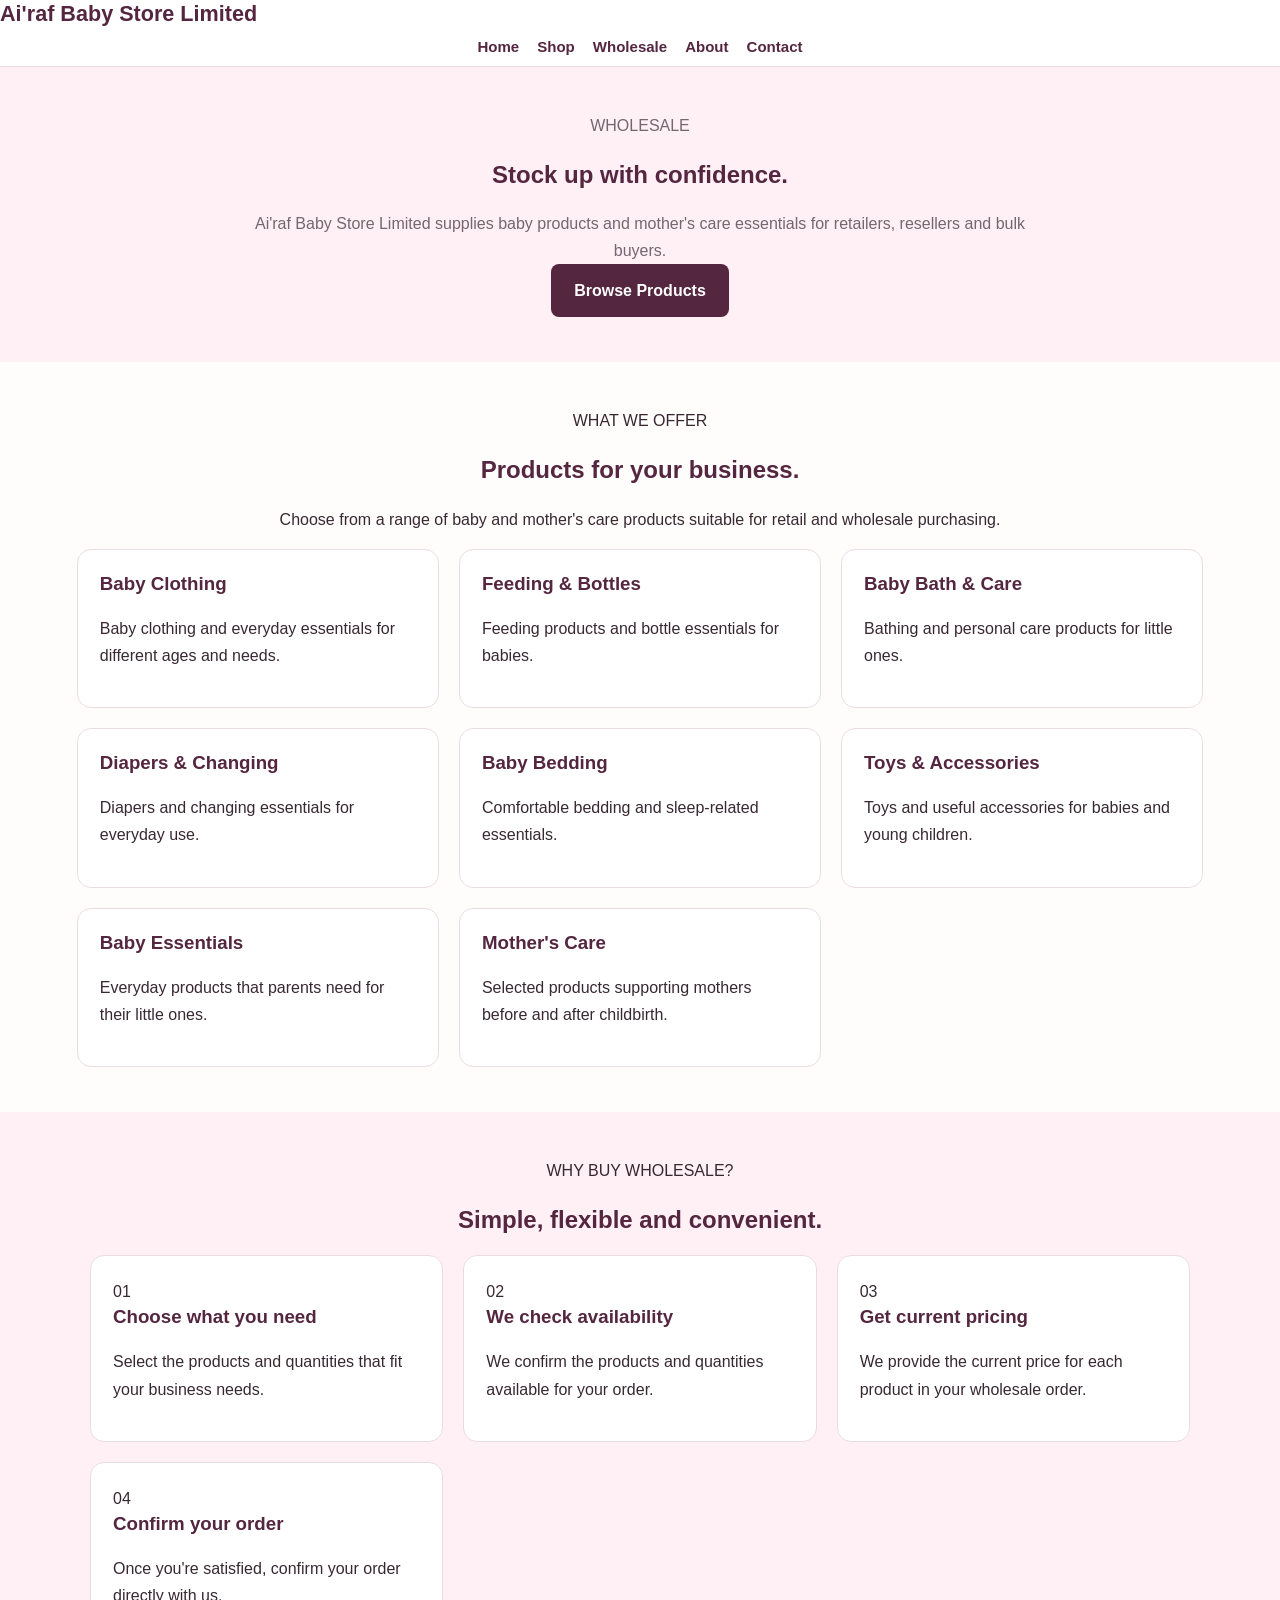
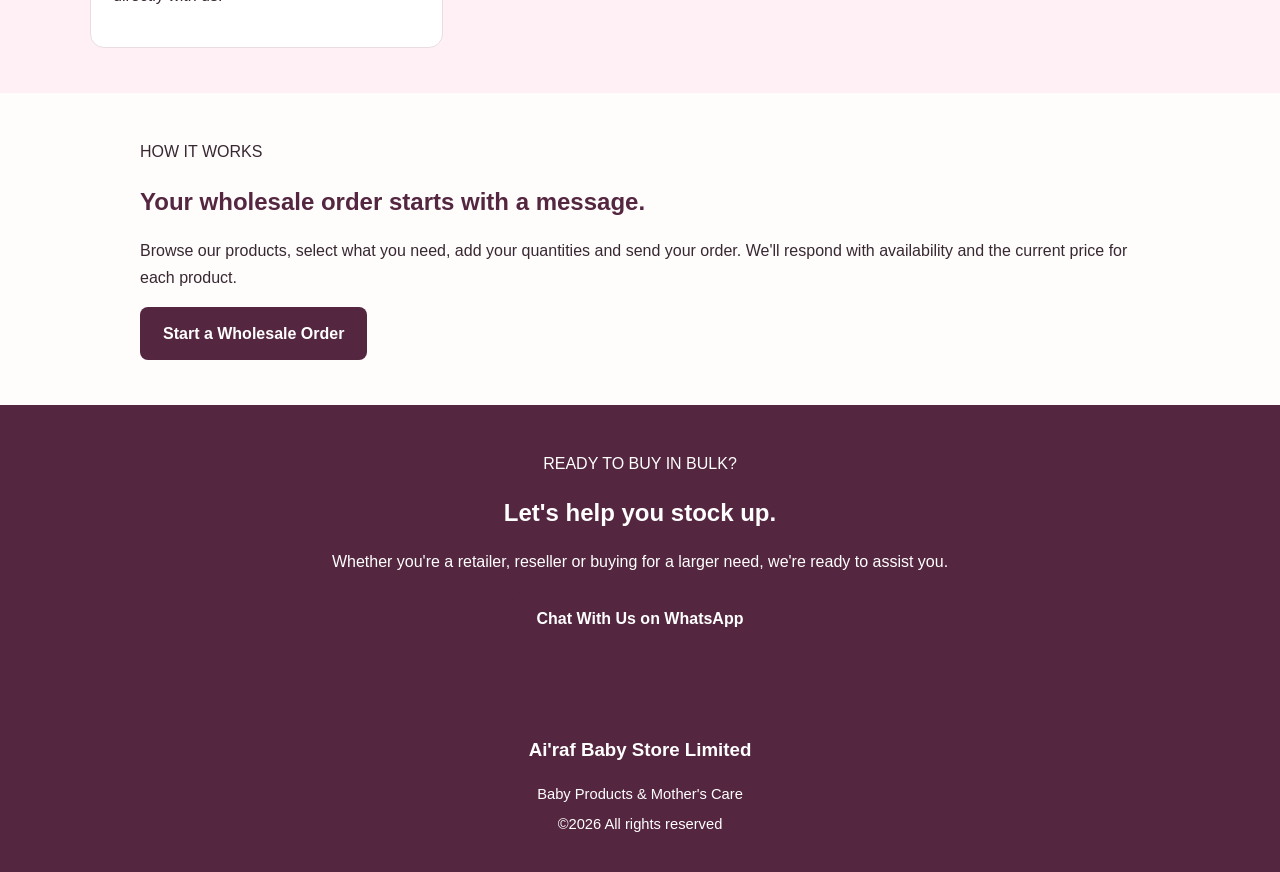
<file: wholesale.html>
<!DOCTYPE html>
<html lang="en">

<head>

  <meta charset="UTF-8">

    <meta name="viewport"
        content="width=device-width, initial-scale=1.0">

    <title>Wholesale - Ai'raf Baby Store Limited</title>

    <link rel="stylesheet" href="style.css">

</head>


<body>


    <!-- HEADER -->

    <header>

        <div class="logo">

            <h1>Ai'raf Baby Store Limited</h1>

        </div>


        <nav>

            <a href="index.html">Home</a>

            <a href="shop.html">Shop</a>

            <a href="wholesale.html">Wholesale</a>

            <a href="about.html">About</a>

            <a href="contact.html">Contact</a>

        </nav>

    </header>



    <main>


        <!-- WHOLESALE HERO -->

        <section class="wholesale-hero">

            <div class="wholesale-content">

                <p class="section-label">
                    WHOLESALE
                </p>

                <h2>
                    Stock up with confidence.
                </h2>

                <p>
                    Ai'raf Baby Store Limited supplies baby
                    products and mother's care essentials for
                    retailers, resellers and bulk buyers.
                </p>

                <a
                    href="shop.html"
                    class="btn primary-btn">

                    Browse Products

                </a>

            </div>

        </section>



        <!-- WHAT WE OFFER -->

        <section class="wholesale-section">

            <div class="wholesale-heading">

                <p class="section-label">
                    WHAT WE OFFER
                </p>

                <h2>
                    Products for your business.
                </h2>

                <p>
                    Choose from a range of baby and mother's
                    care products suitable for retail and
                    wholesale purchasing.
                </p>

            </div>


            <div class="wholesale-categories">


                <div class="wholesale-category">

                    <h3>
                        Baby Clothing
                    </h3>

                    <p>
                        Baby clothing and everyday essentials
                        for different ages and needs.
                    </p>

                </div>


                <div class="wholesale-category">

                    <h3>
                        Feeding & Bottles
                    </h3>

                    <p>
                        Feeding products and bottle essentials
                        for babies.
                    </p>

                </div>


                <div class="wholesale-category">

                    <h3>
                        Baby Bath & Care
                    </h3>

                    <p>
                        Bathing and personal care products
                        for little ones.
                    </p>

                </div>


                <div class="wholesale-category">

                    <h3>
                        Diapers & Changing
                    </h3>

                    <p>
                        Diapers and changing essentials for
                        everyday use.
                    </p>

                </div>


                <div class="wholesale-category">

                    <h3>
                        Baby Bedding
                    </h3>

                    <p>
                        Comfortable bedding and sleep-related
                        essentials.
                    </p>

                </div>


                <div class="wholesale-category">

                    <h3>
                        Toys & Accessories
                    </h3>

                    <p>
                        Toys and useful accessories for babies
                        and young children.
                    </p>

                </div>


                <div class="wholesale-category">

                    <h3>
                        Baby Essentials
                    </h3>

                    <p>
                        Everyday products that parents need
                        for their little ones.
                    </p>

                </div>


                <div class="wholesale-category">

                    <h3>
                        Mother's Care
                    </h3>

                    <p>
                        Selected products supporting mothers
                        before and after childbirth.
                    </p>

                </div>


            </div>

        </section>



        <!-- WHY WHOLESALE -->

        <section class="wholesale-benefits">

            <div class="wholesale-heading">

                <p class="section-label">
                    WHY BUY WHOLESALE?
                </p>

                <h2>
                    Simple, flexible and convenient.
                </h2>

            </div>


            <div class="benefits-grid">


                <div class="benefit-item">

                    <span>
                        01
                    </span>

                    <h3>
                        Choose what you need
                    </h3>

                    <p>
                        Select the products and quantities
                        that fit your business needs.
                    </p>

                </div>


                <div class="benefit-item">

                    <span>
                        02
                    </span>

                    <h3>
                        We check availability
                    </h3>

                    <p>
                        We confirm the products and quantities
                        available for your order.
                    </p>

                </div>


                <div class="benefit-item">

                    <span>
                        03
                    </span>

                    <h3>
                        Get current pricing
                    </h3>

                    <p>
                        We provide the current price for each
                        product in your wholesale order.
                    </p>

                </div>


                <div class="benefit-item">

                    <span>
                        04
                    </span>

                    <h3>
                        Confirm your order
                    </h3>

                    <p>
                        Once you're satisfied, confirm your
                        order directly with us.
                    </p>

                </div>


            </div>

        </section>



        <!-- HOW IT WORKS -->

        <section class="wholesale-process">

            <div class="wholesale-process-content">

                <p class="section-label">
                    HOW IT WORKS
                </p>

                <h2>
                    Your wholesale order starts with a message.
                </h2>

                <p>
                    Browse our products, select what you need,
                    add your quantities and send your order.
                    We'll respond with availability and the
                    current price for each product.
                </p>

                <a
                    href="https://wa.me/2347033004900"
                    class="btn primary-btn"
                    target="_blank">

                    Start a Wholesale Order

                </a>

            </div>

        </section>



        <!-- WHOLESALE CTA -->

        <section class="wholesale-cta">

            <div class="wholesale-cta-content">

                <p class="section-label">
                    READY TO BUY IN BULK?
                </p>

                <h2>
                    Let's help you stock up.
                </h2>

                <p>
                    Whether you're a retailer, reseller or
                    buying for a larger need, we're ready to
                    assist you.
                </p>

                <a
                    href="https://wa.me/2347033004900"
                    class="btn primary-btn"
                    target="_blank">

                    Chat With Us on WhatsApp

                </a>

            </div>

        </section>


    </main>



    <!-- FOOTER -->

    <footer>

        <div class="footer-brand">

            <h3>
                Ai'raf Baby Store Limited
            </h3>

            <p>
                Baby Products & Mother's Care
            </p>

        </div>


        <p class="copyright">
            ©2026 All rights reserved
        </p>

    </footer>


</body>

                  </html>
</file>
<file: style.css>
/* ==========================================
   AI'RAF BABY STORE LIMITED
   RESPONSIVE STYLESHEET
========================================== */

:root {
    --cream: #FFFDFC;
    --plum: #54263F;
    --pink: #D98BA5;
    --light-pink: #FFF0F5;
    --pale-pink: #F3D6E1;
    --gold: #C9A45C;
    --white: #FFFFFF;
    --text: #382832;
    --muted: #75666F;
    --border: #E9DDE3;
    --shadow: 0 5px 20px rgba(84, 38, 63, 0.09);
    --radius: 14px;
}

* {
    box-sizing: border-box;
}

html {
    scroll-behavior: smooth;
}

body {
    margin: 0;
    font-family: Arial, Helvetica, sans-serif;
    background: var(--cream);
    color: var(--text);
    line-height: 1.7;
    overflow-wrap: break-word;
}

img {
    max-width: 100%;
}

a {
    color: var(--plum);
    text-decoration: none;
}

button,
input,
textarea,
select {
    font: inherit;
}

button,
a {
    -webkit-tap-highlight-color: transparent;
}

button {
    cursor: pointer;
}

h1,
h2,
h3,
h4 {
    color: var(--plum);
    line-height: 1.3;
}

p {
    margin-top: 0;
}

section {
    padding: 55px 6%;
}

.container,
.home-section-heading,
.category-visual-grid,
.featured-product-grid {
    width: 100%;
    max-width: 1200px;
    margin-left: auto;
    margin-right: auto;
}

/* ==========================================
   HEADER AND NAVIGATION
========================================== */

header,
.site-header,
.main-header {
    background: var(--white);
    border-bottom: 1px solid var(--border);
    box-shadow: 0 2px 10px rgba(84, 38, 63, 0.04);
}

header .header-content,
.header-content,
.nav-container {
    width: 100%;
    max-width: 1250px;
    margin: auto;
    padding: 15px 5%;
    display: flex;
    align-items: center;
    justify-content: space-between;
    gap: 20px;
    flex-wrap: wrap;
}

.logo,
.logo a {
    color: var(--plum);
}

.logo h1,
.logo h2 {
    margin: 0;
    font-size: 1.35rem;
    font-weight: 800;
}

nav,
.nav-links {
    display: flex;
    align-items: center;
    justify-content: center;
    gap: 18px;
    flex-wrap: wrap;
}

nav a,
.nav-links a {
    color: var(--plum);
    font-weight: 600;
    font-size: 0.94rem;
    padding: 6px 0;
}

nav a:hover,
.nav-links a:hover,
nav a.active {
    color: var(--pink);
}

/* ==========================================
   BUTTONS
========================================== */

.btn,
button.btn,
.hero-actions a,
.home-hero-content a {
    display: inline-flex;
    align-items: center;
    justify-content: center;
    gap: 8px;
    min-height: 44px;
    padding: 12px 22px;
    border: 1px solid transparent;
    border-radius: 8px;
    background: var(--plum);
    color: var(--white);
    font-weight: 700;
    text-align: center;
    transition: background 0.2s ease, transform 0.2s ease;
}

.btn:hover,
button.btn:hover,
.hero-actions a:hover,
.home-hero-content a:hover {
    background: #713653;
    transform: translateY(-1px);
}

.btn-secondary,
.hero-actions a:last-child,
.home-hero-content a:last-child {
    background: var(--gold);
    color: #281A20;
}

.btn-secondary:hover,
.hero-actions a:last-child:hover,
.home-hero-content a:last-child:hover {
    background: #D7B875;
}

button:focus-visible,
a:focus-visible,
input:focus-visible,
textarea:focus-visible {
    outline: 3px solid var(--gold);
    outline-offset: 3px;
}

/* ==========================================
   HOMEPAGE HERO
========================================== */

.home-hero {
    display: grid;
    grid-template-columns: 1fr 1fr;
    align-items: center;
    gap: 35px;
    max-width: 1400px;
    margin: 0 auto;
    padding: 35px 5%;
    background: var(--light-pink);
}

.home-hero-image {
    width: 100%;
    min-width: 0;
    overflow: hidden;
    border-radius: var(--radius);
    background: var(--white);
}

.home-hero-image img {
    display: block;
    width: 100%;
    height: auto;
    max-height: none;
    object-fit: contain;
    object-position: center center;
    border-radius: var(--radius);
}

.home-hero-content {
    padding: 20px 0;
}

.home-hero-content h1 {
    font-size: clamp(2rem, 4vw, 3.4rem);
    margin: 10px 0 18px;
}

.home-hero-content p {
    max-width: 550px;
    color: var(--muted);
    font-size: 1.05rem;
}

.home-hero-content .section-label {
    color: var(--plum);
    font-weight: 700;
    text-transform: uppercase;
    letter-spacing: 1.5px;
    font-size: 0.8rem;
}

.home-hero-content .btn,
.home-hero-content a {
    margin: 8px 8px 0 0;
}

/* ==========================================
   TRUST STRIP
========================================== */

.trust-strip {
    display: grid;
    grid-template-columns: repeat(4, minmax(0, 1fr));
    gap: 15px;
    padding: 25px 5%;
    background: var(--white);
}

.trust-item {
    text-align: center;
    padding: 15px 10px;
    border-radius: 10px;
    background: var(--light-pink);
}

.trust-item h3,
.trust-item p {
    margin-bottom: 5px;
}

/* ==========================================
   HOMEPAGE SECTIONS
========================================== */

.home-categories,
.home-products,
.mother-feature,
.home-business,
.home-request {
    padding: 55px 5%;
}

.home-section-heading {
    margin-bottom: 28px;
    text-align: center;
}

.home-section-heading h2 {
    margin-bottom: 8px;
    font-size: clamp(1.6rem, 3vw, 2.2rem);
}

.home-section-heading p {
    color: var(--muted);
}

.category-visual-grid {
    display: grid;
    grid-template-columns: repeat(4, minmax(0, 1fr));
    gap: 20px;
}

.category-visual-card {
    display: block;
    padding: 15px;
    border: 1px solid var(--border);
    border-radius: var(--radius);
    background: var(--white);
    text-align: center;
    box-shadow: var(--shadow);
    transition: transform 0.2s ease;
}

.category-visual-card:hover {
    transform: translateY(-4px);
}

/* Homepage category pictures */

.category-visual-card img {
    display: block;
    width: 100%;
    height: 200px;
    object-fit: contain;
    object-position: center;
    margin: 0 auto 12px;
}

.category-visual-card h3 {
    margin: 8px 0 0;
    font-size: 1rem;
}

.featured-product-grid {
    display: grid;
    grid-template-columns: repeat(4, minmax(0, 1fr));
    gap: 20px;
}

.featured-product {
    min-width: 0;
    padding: 15px;
    border: 1px solid var(--border);
    border-radius: var(--radius);
    background: var(--white);
    text-align: center;
}

/* Homepage featured products */

.featured-product img {
    display: block;
    width: 100%;
    height: 220px;
    object-fit: contain;
    object-position: center;
    margin: 0 auto 12px;
}

.featured-product h3 {
    font-size: 1rem;
}

.mother-feature,
.home-business,
.home-request {
    background: var(--light-pink);
}

.mother-feature img,
.home-business img {
    display: block;
    max-width: 100%;
    height: auto;
    object-fit: contain;
    object-position: center;
    margin-left: auto;
    margin-right: auto;
}

/* ==========================================
   SHOP AND PAGE INTRODUCTIONS
========================================== */

.shop-intro,
.wholesale-hero,
.about-hero,
.contact-hero {
    padding: 45px 6%;
    text-align: center;
    background: var(--light-pink);
}

.shop-intro h1,
.wholesale-hero h1,
.about-hero h1,
.contact-hero h1 {
    margin-top: 0;
    font-size: clamp(1.8rem, 4vw, 2.7rem);
}

.shop-intro p,
.wholesale-hero p,
.about-hero p,
.contact-hero p {
    max-width: 800px;
    margin: 0 auto;
    color: var(--muted);
}

.order-bar {
    display: flex;
    align-items: center;
    justify-content: space-between;
    gap: 15px;
    flex-wrap: wrap;
    padding: 18px 5%;
    background: var(--white);
    border-bottom: 1px solid var(--border);
}

#cart-count {
    font-weight: 700;
    color: var(--plum);
}

.shop-categories {
    display: flex;
    justify-content: center;
    flex-wrap: wrap;
    gap: 10px;
    padding: 25px 5%;
}

.category-filter {
    padding: 9px 16px;
    border: 1px solid var(--border);
    border-radius: 30px;
    background: var(--white);
    color: var(--plum);
    font-weight: 600;
}

.category-filter:hover,
.category-filter.active {
    background: var(--plum);
    color: var(--white);
    border-color: var(--plum);
}

.products-section,
.products {
    padding: 20px 5% 55px;
}

.product-grid {
    display: grid;
    grid-template-columns: repeat(4, minmax(0, 1fr));
    gap: 22px;
    max-width: 1250px;
    margin: auto;
}

.product-card {
    min-width: 0;
    overflow: hidden;
    display: flex;
    flex-direction: column;
    border: 1px solid var(--border);
    border-radius: var(--radius);
    background: var(--white);
    box-shadow: var(--shadow);
}

/* ==========================================
   SHOP PRODUCT IMAGES
   Larger display area; entire image visible.
========================================== */

.product-image {
    width: 100%;
    min-width: 0;
    height: 320px;
    padding: 0;
    display: flex;
    align-items: center;
    justify-content: center;
    overflow: hidden;
    background: var(--light-pink);
    box-sizing: border-box;
}

.product-image img {
    display: block;
    width: 100%;
    height: 100%;
    max-width: 100%;
    max-height: 100%;
    object-fit: contain;
    object-position: center center;
}

/* Product information */

.product-info {
    display: flex;
    flex: 1;
    flex-direction: column;
    padding: 16px;
}

.product-info h3 {
    margin: 0 0 8px;
    font-size: 1.05rem;
}

.product-info p {
    color: var(--muted);
    font-size: 0.93rem;
}

.product-actions {
    margin-top: auto;
}

.quantity-control {
    display: flex;
    align-items: center;
    justify-content: center;
    gap: 18px;
    margin: 12px 0;
}

.quantity-minus,
.quantity-plus {
    width: 36px;
    height: 36px;
    border: 1px solid var(--border);
    border-radius: 8px;
    background: var(--light-pink);
    color: var(--plum);
    font-weight: 700;
}

.quantity {
    min-width: 22px;
    font-weight: 700;
    text-align: center;
}

.add-order-btn,
.add-to-order {
    width: 100%;
    padding: 11px 12px;
    border: 0;
    border-radius: 8px;
    background: var(--plum);
    color: var(--white);
    font-weight: 700;
}

.add-order-btn:hover,
.add-to-order:hover {
    background: #713653;
}

.order-note,
.order-description {
    color: var(--muted);
    font-size: 0.9rem;
}

/* ==========================================
   PRODUCT REQUEST
========================================== */

.product-request {
    margin: 20px 5%;
    padding: 28px;
    border-radius: var(--radius);
    background: var(--light-pink);
}

.product-request-content {
    max-width: 900px;
    margin: auto;
    text-align: center;
}

.product-request h2 {
    margin-top: 0;
}

.business-section {
    padding: 45px 6%;
    background: var(--light-pink);
}

.business-content {
    max-width: 950px;
    margin: auto;
    text-align: center;
}

/* ==========================================
   MODALS AND ORDER LIST
========================================== */

.order-modal,
.product-request-modal {
    position: fixed;
    inset: 0;
    z-index: 9999;
    display: none;
    align-items: center;
    justify-content: center;
    padding: 18px;
    overflow-y: auto;
    background: rgba(30, 15, 24, 0.65);
}

.order-box,
.order-modal .order-box,
.product-request-modal .order-box {
    width: 100%;
    max-width: 560px;
    max-height: 90vh;
    overflow-y: auto;
    padding: 25px;
    border-radius: var(--radius);
    background: var(--white);
    box-shadow: var(--shadow);
}

.order-box h2 {
    margin-top: 0;
}

.order-item {
    display: flex;
    align-items: flex-start;
    justify-content: space-between;
    gap: 15px;
    padding: 15px 0;
    border-bottom: 1px solid var(--border);
}

.order-item-info {
    display: flex;
    flex-direction: column;
    gap: 5px;
    min-width: 0;
}

.order-item-info strong {
    color: var(--plum);
}

.order-item-info small {
    color: var(--muted);
    overflow-wrap: anywhere;
}

.requested-label {
    display: inline-block;
    width: fit-content;
    padding: 3px 8px;
    border-radius: 20px;
    background: var(--light-pink);
    color: var(--plum);
    font-size: 0.8rem;
}

.remove-order-item {
    padding: 7px 10px;
    border: 1px solid #E8B6C3;
    border-radius: 6px;
    background: #FFF0F3;
    color: #8B2444;
}

.empty-order {
    padding: 20px 0;
    color: var(--muted);
    text-align: center;
}

.order-box input,
.order-box textarea,
.order-box select {
    display: block;
    width: 100%;
    margin: 8px 0 15px;
    padding: 12px;
    border: 1px solid var(--border);
    border-radius: 8px;
    background: var(--white);
    color: var(--text);
}

.order-box textarea {
    min-height: 100px;
    resize: vertical;
}

.order-box button {
    margin-top: 8px;
}

/* ==========================================
   WHOLESALE PAGE
========================================== */

.wholesale-content,
.about-content,
.contact-content {
    max-width: 1200px;
    margin: auto;
}

.wholesale-section,
.about-section,
.contact-section {
    padding: 45px 6%;
}

.wholesale-heading,
.about-section-content,
.contact-help-content,
.wholesale-process-content {
    max-width: 1000px;
    margin: auto;
}

.wholesale-heading,
.about-section-content {
    text-align: center;
}

.wholesale-categories {
    display: grid;
    grid-template-columns: repeat(3, minmax(0, 1fr));
    gap: 20px;
}

.wholesale-category,
.benefit-item {
    padding: 22px;
    border: 1px solid var(--border);
    border-radius: var(--radius);
    background: var(--white);
}

.wholesale-category h3,
.benefit-item h3 {
    margin-top: 0;
}

.wholesale-benefits {
    padding: 45px 6%;
    background: var(--light-pink);
}

.benefits-grid {
    display: grid;
    grid-template-columns: repeat(3, minmax(0, 1fr));
    gap: 20px;
    max-width: 1100px;
    margin: auto;
}

.wholesale-process {
    padding: 45px 6%;
}

.wholesale-cta,
.about-contact-cta,
.contact-final-cta {
    padding: 45px 6%;
    background: var(--plum);
    color: var(--white);
    text-align: center;
}

.wholesale-cta h2,
.wholesale-cta h3,
.wholesale-cta p,
.about-contact-cta h2,
.about-contact-cta p,
.contact-final-cta h2,
.contact-final-cta p {
    color: var(--white);
}

.wholesale-cta-content,
.about-contact-content,
.contact-final-content {
    max-width: 900px;
    margin: auto;
}

/* ==========================================
   ABOUT PAGE
========================================== */

.about-business,
.about-visit {
    padding: 45px 6%;
    background: var(--light-pink);
}

.about-business-content,
.about-visit-content {
    max-width: 1000px;
    margin: auto;
    text-align: center;
}

.about-promise {
    padding: 45px 6%;
    text-align: center;
}

/* ==========================================
   CONTACT PAGE
========================================== */

.contact-main {
    display: grid;
    grid-template-columns: 1fr 1fr;
    align-items: start;
    gap: 30px;
    max-width: 1100px;
    margin: auto;
}

.contact-info,
.contact-help {
    min-width: 0;
}

.contact-info h2,
.contact-info h3 {
    margin-top: 0;
}

.contact-cards {
    display: grid;
    grid-template-columns: repeat(2, minmax(0, 1fr));
    gap: 15px;
}

.contact-card {
    padding: 20px;
    border: 1px solid var(--border);
    border-radius: var(--radius);
    background: var(--white);
}

.contact-card h3 {
    margin-top: 0;
}

.contact-card p {
    overflow-wrap: anywhere;
}

.contact-help {
    padding: 25px;
    border-radius: var(--radius);
    background: var(--light-pink);
}

.contact-help-content {
    text-align: center;
}

/* ==========================================
   FOOTER
========================================== */

footer,
.site-footer {
    padding: 30px 5%;
    background: var(--plum);
    color: var(--white);
    text-align: center;
}

footer h2,
footer h3,
footer p,
footer a,
.site-footer h2,
.site-footer h3,
.site-footer p,
.site-footer a {
    color: var(--white);
}

footer a:hover,
.site-footer a:hover {
    color: var(--gold);
}

footer p,
.site-footer p {
    margin: 5px 0;
    font-size: 0.92rem;
}

/* ==========================================
   TABLET
========================================== */

@media (max-width: 900px) {

    .product-grid,
    .featured-product-grid {
        grid-template-columns: repeat(2, minmax(0, 1fr));
    }

    .category-visual-grid {
        grid-template-columns: repeat(2, minmax(0, 1fr));
    }

    .trust-strip {
        grid-template-columns: repeat(2, minmax(0, 1fr));
    }

    .wholesale-categories,
    .benefits-grid {
        grid-template-columns: repeat(2, minmax(0, 1fr));
    }

    .home-hero {
        gap: 22px;
    }

    .contact-main {
        grid-template-columns: 1fr;
    }

    .product-image {
        height: 320px;
    }

    .category-visual-card img {
        height: 190px;
    }

    .featured-product img {
        height: 205px;
    }
}

/* ==========================================
   MOBILE
========================================== */

@media (max-width: 600px) {

    section {
        padding: 35px 5%;
    }

    header .header-content,
    .header-content,
    .nav-container {
        flex-direction: column;
        gap: 12px;
        padding: 15px 4%;
    }

    .logo h1,
    .logo h2 {
        font-size: 1.2rem;
        text-align: center;
    }

    nav,
    .nav-links {
        gap: 10px 15px;
    }

    nav a,
    .nav-links a {
        font-size: 0.88rem;
    }

    .home-hero {
        grid-template-columns: 1fr;
        padding: 20px 5%;
        gap: 15px;
    }

    .home-hero-image {
        width: 100%;
        height: auto;
        max-height: none;
    }

    .home-hero-image img {
        width: 100%;
        height: auto;
        max-height: none;
        object-fit: contain;
        object-position: center;
    }

    .home-hero-content {
        padding: 8px 0 15px;
    }

    .home-hero-content h1 {
        font-size: 2rem;
    }

    .home-hero-content .btn,
    .home-hero-content a {
        margin: 5px 5px 5px 0;
    }

    .trust-strip {
        gap: 10px;
        padding: 18px 4%;
    }

    .trust-item {
        padding: 12px 8px;
    }

    .trust-item h3 {
        font-size: 0.95rem;
    }

    .trust-item p {
        font-size: 0.85rem;
    }

    .category-visual-grid,
    .featured-product-grid,
    .product-grid {
        grid-template-columns: repeat(2, minmax(0, 1fr));
        gap: 12px;
    }

    .category-visual-card,
    .featured-product {
        padding: 10px;
    }

    .category-visual-card img {
        height: 165px;
    }

    .featured-product img {
        height: 180px;
    }

    /* Larger product pictures on mobile */

    .product-image {
        height: 280px;
        padding: 0;
    }

    .product-image img {
        width: 100%;
        height: 100%;
        object-fit: contain;
        object-position: center;
    }

    .product-info {
        padding: 10px;
    }

    .product-info h3 {
        font-size: 0.95rem;
    }

    .product-info p {
        font-size: 0.85rem;
    }

    .quantity-control {
        gap: 10px;
    }

    .quantity-minus,
    .quantity-plus {
        width: 32px;
        height: 32px;
    }

    .add-order-btn,
    .add-to-order {
        font-size: 0.85rem;
        padding: 10px 6px;
    }

    .order-bar {
        padding: 15px 5%;
    }

    .shop-categories {
        gap: 8px;
        padding: 18px 4%;
    }

    .category-filter {
        padding: 8px 12px;
        font-size: 0.85rem;
    }

    .product-request {
        margin: 15px 4%;
        padding: 20px 15px;
    }

    .wholesale-categories,
    .benefits-grid,
    .contact-cards {
        grid-template-columns: 1fr;
    }

    .wholesale-section,
    .about-section,
    .contact-section,
    .about-business,
    .about-visit,
    .wholesale-process,
    .wholesale-benefits {
        padding: 35px 5%;
    }

    .order-modal,
    .product-request-modal {
        padding: 10px;
    }

    .order-box,
    .order-modal .order-box,
    .product-request-modal .order-box {
        padding: 18px;
        max-height: 94vh;
    }

    .order-item {
        gap: 8px;
    }

    .remove-order-item {
        font-size: 0.8rem;
    }

    .btn,
    button.btn,
    .hero-actions a {
        max-width: 100%;
    }
}

/* ==========================================
   VERY SMALL PHONES
========================================== */

@media (max-width: 360px) {

    .category-visual-grid,
    .featured-product-grid,
    .product-grid {
        grid-template-columns: 1fr;
    }

    .product-image {
        height: 300px;
        padding: 0;
    }

    .product-image img {
        width: 100%;
        height: 100%;
        object-fit: contain;
        object-position: center;
    }

    .category-visual-card img,
    .featured-product img {
        height: 220px;
    }

    .home-hero-content h1 {
        font-size: 1.7rem;
    }
}
/* Multiple images in the Baby Clothing product card */

.clothing-images {
    display: flex;
    gap: 10px;
    align-items: center;
    justify-content: center;
    overflow: hidden;
}

.clothing-images img {
    width: calc(50% - 5px);
    height: 100%;
    min-width: 0;
    object-fit: contain;
    display: block;
}
</file>
